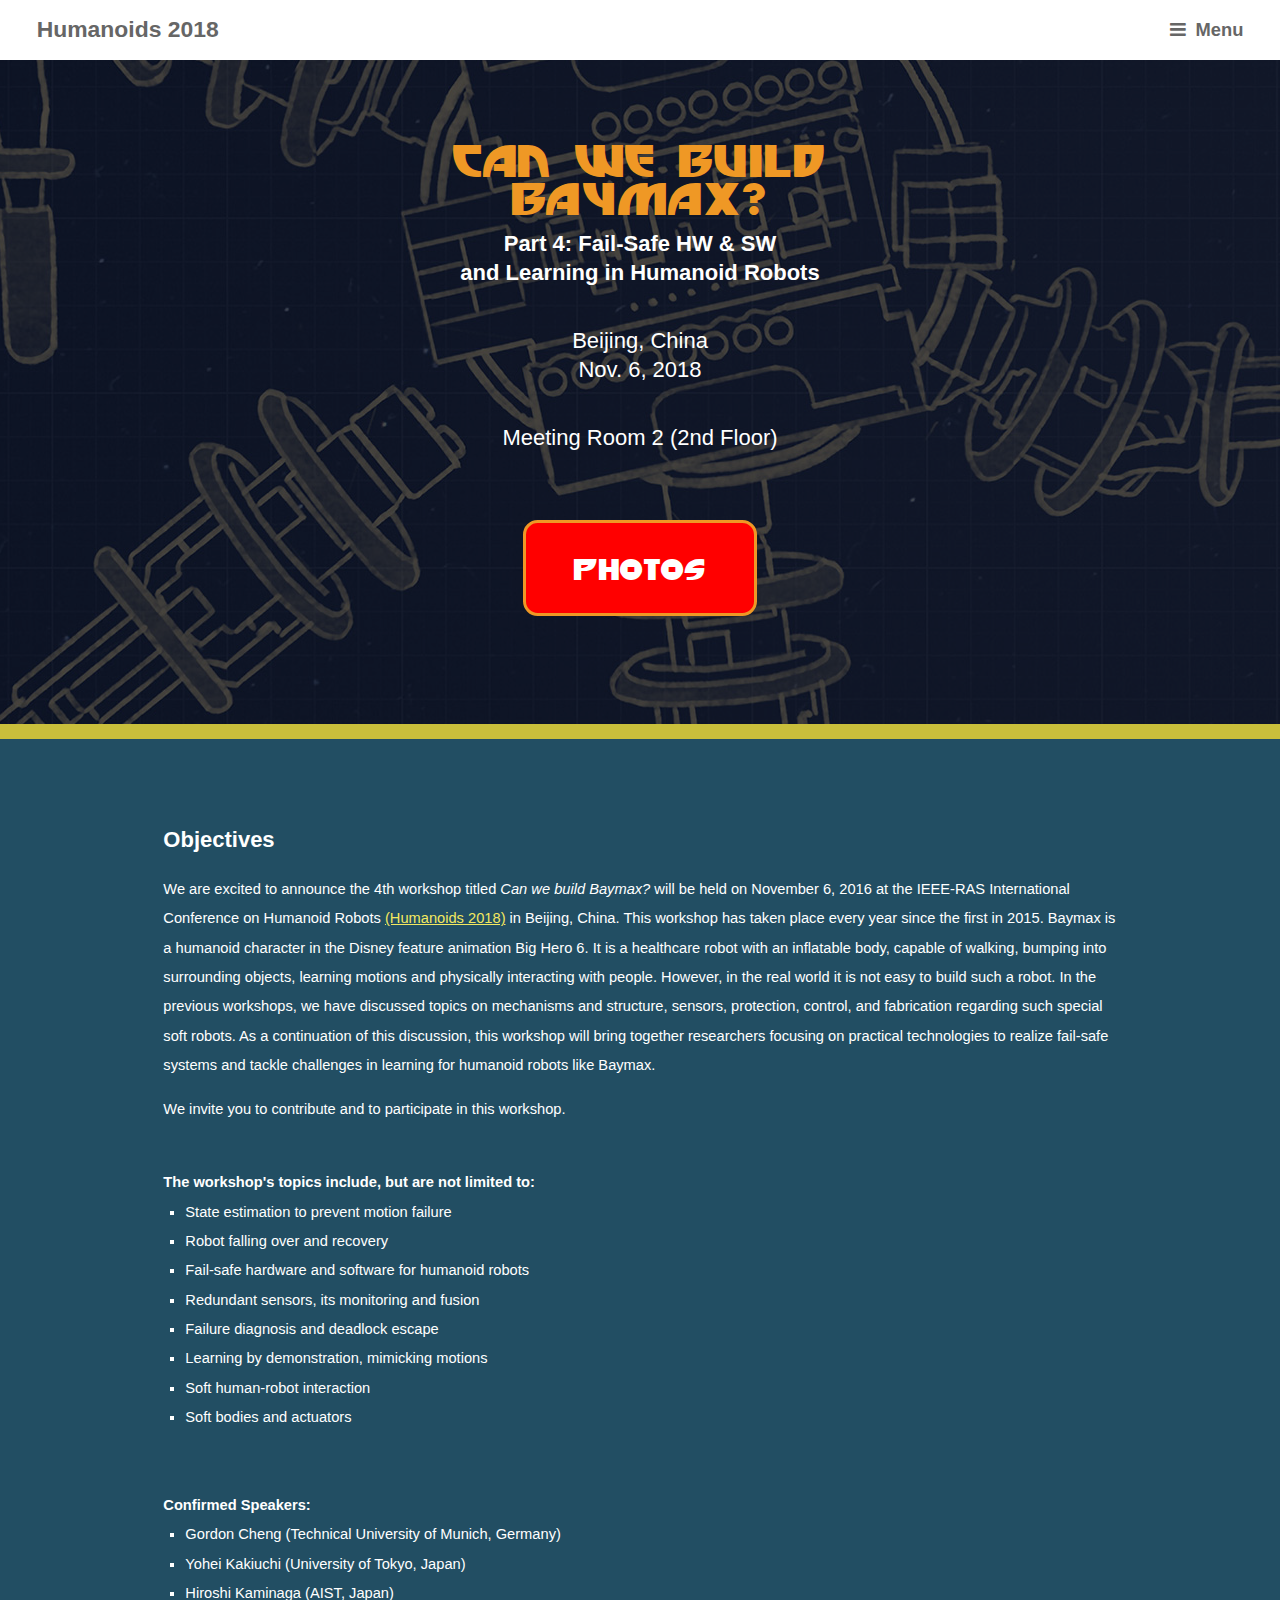
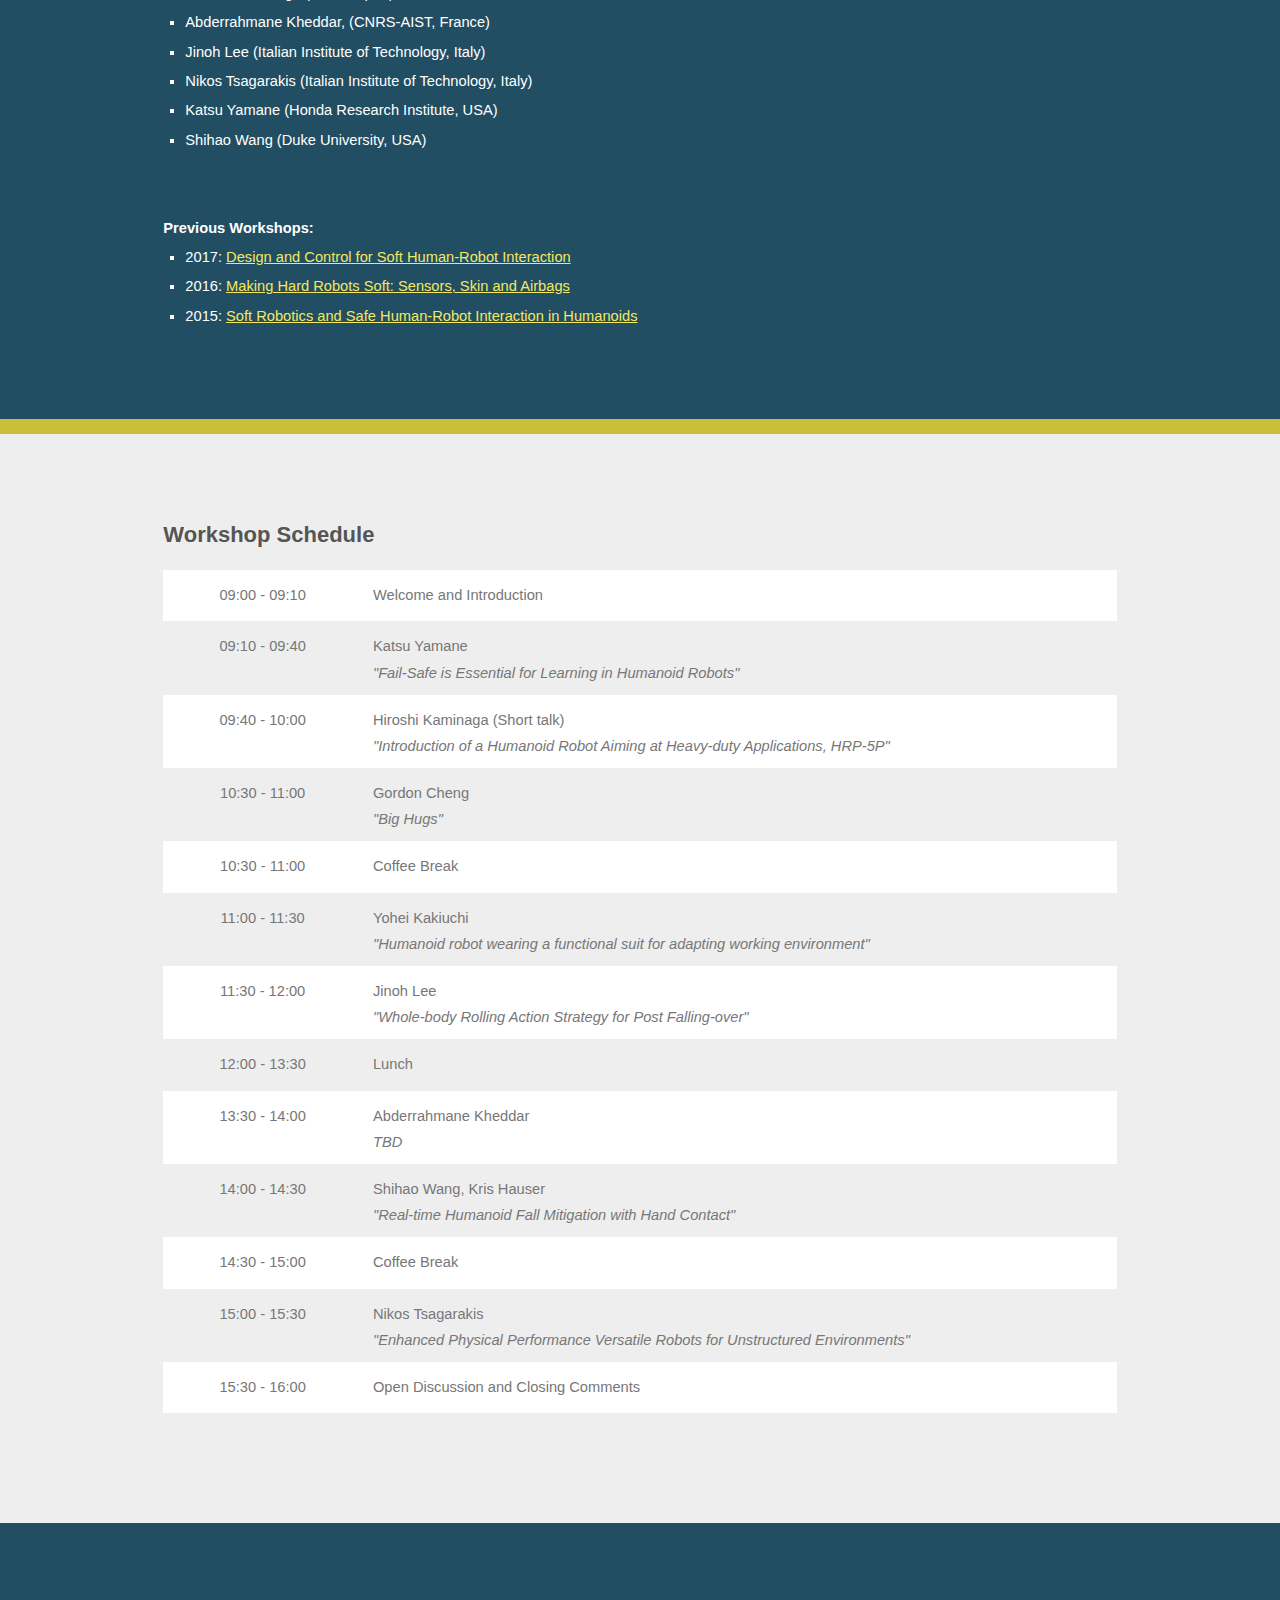
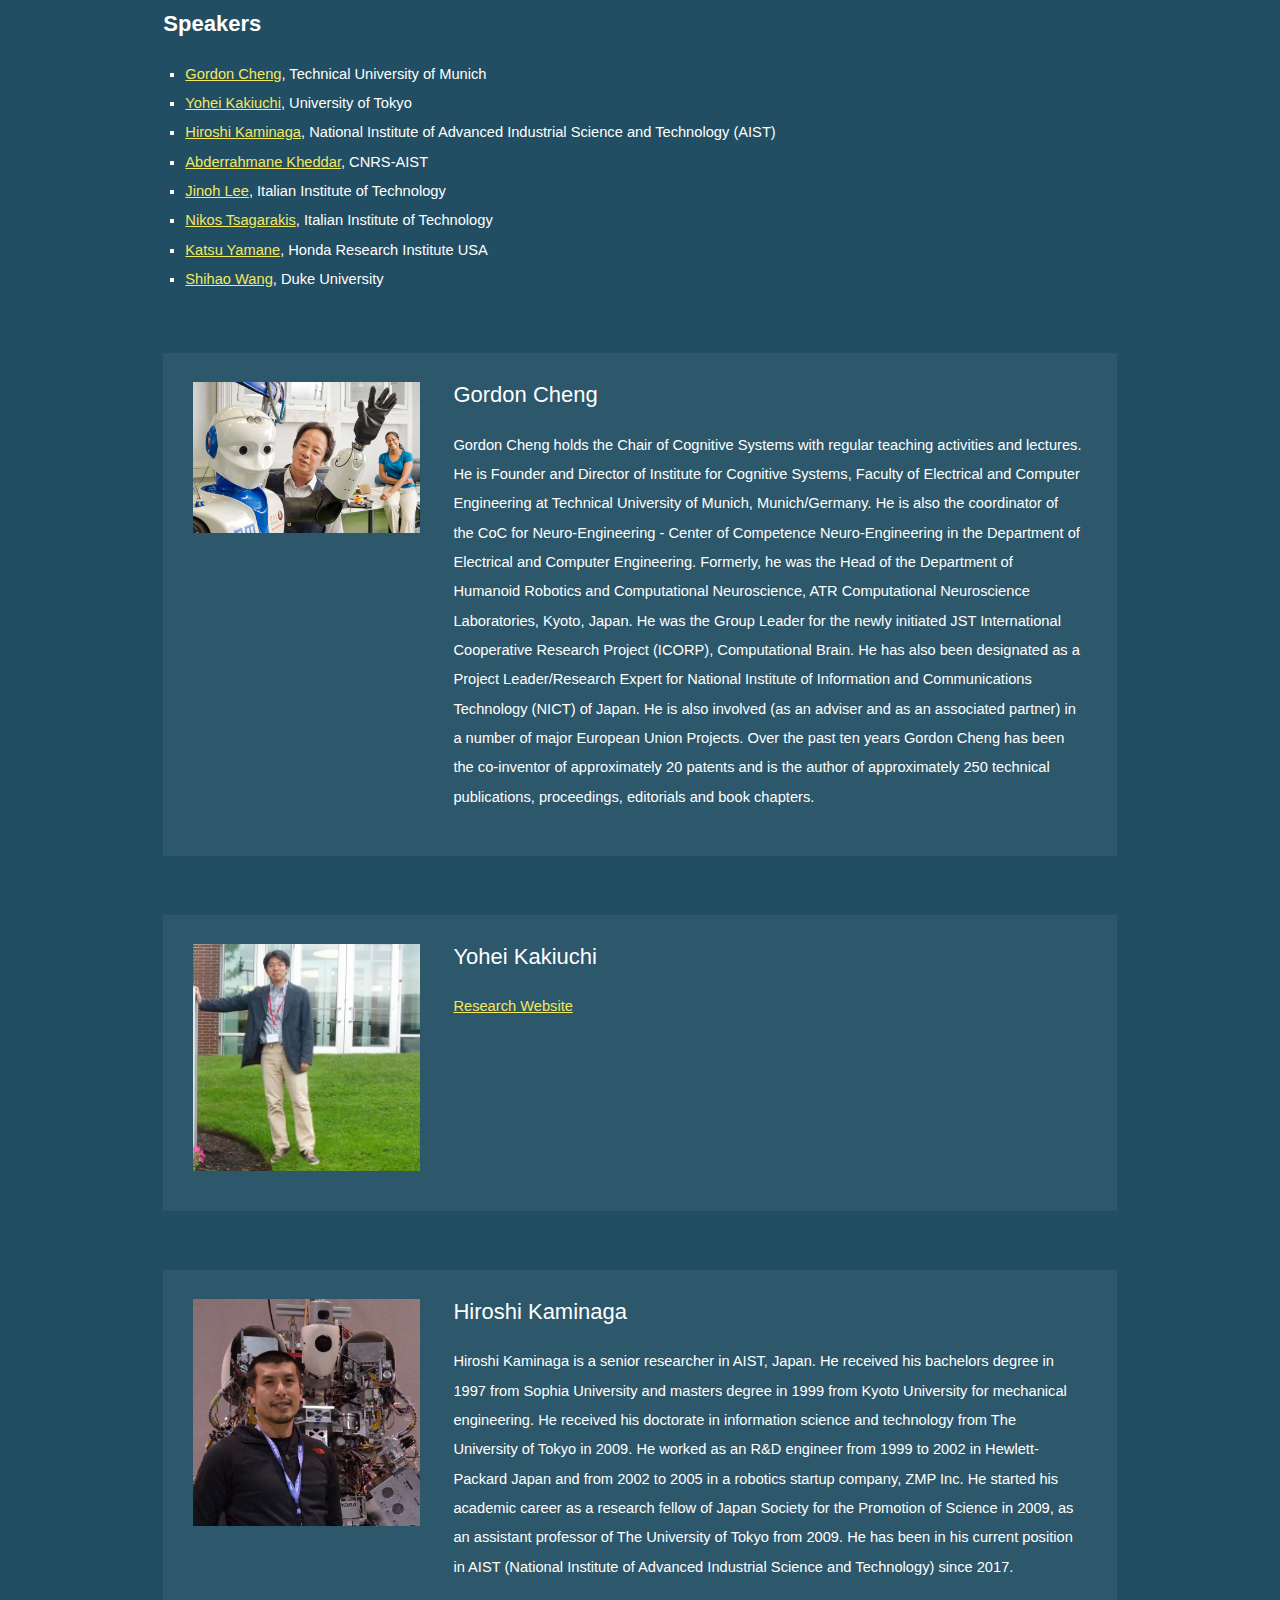
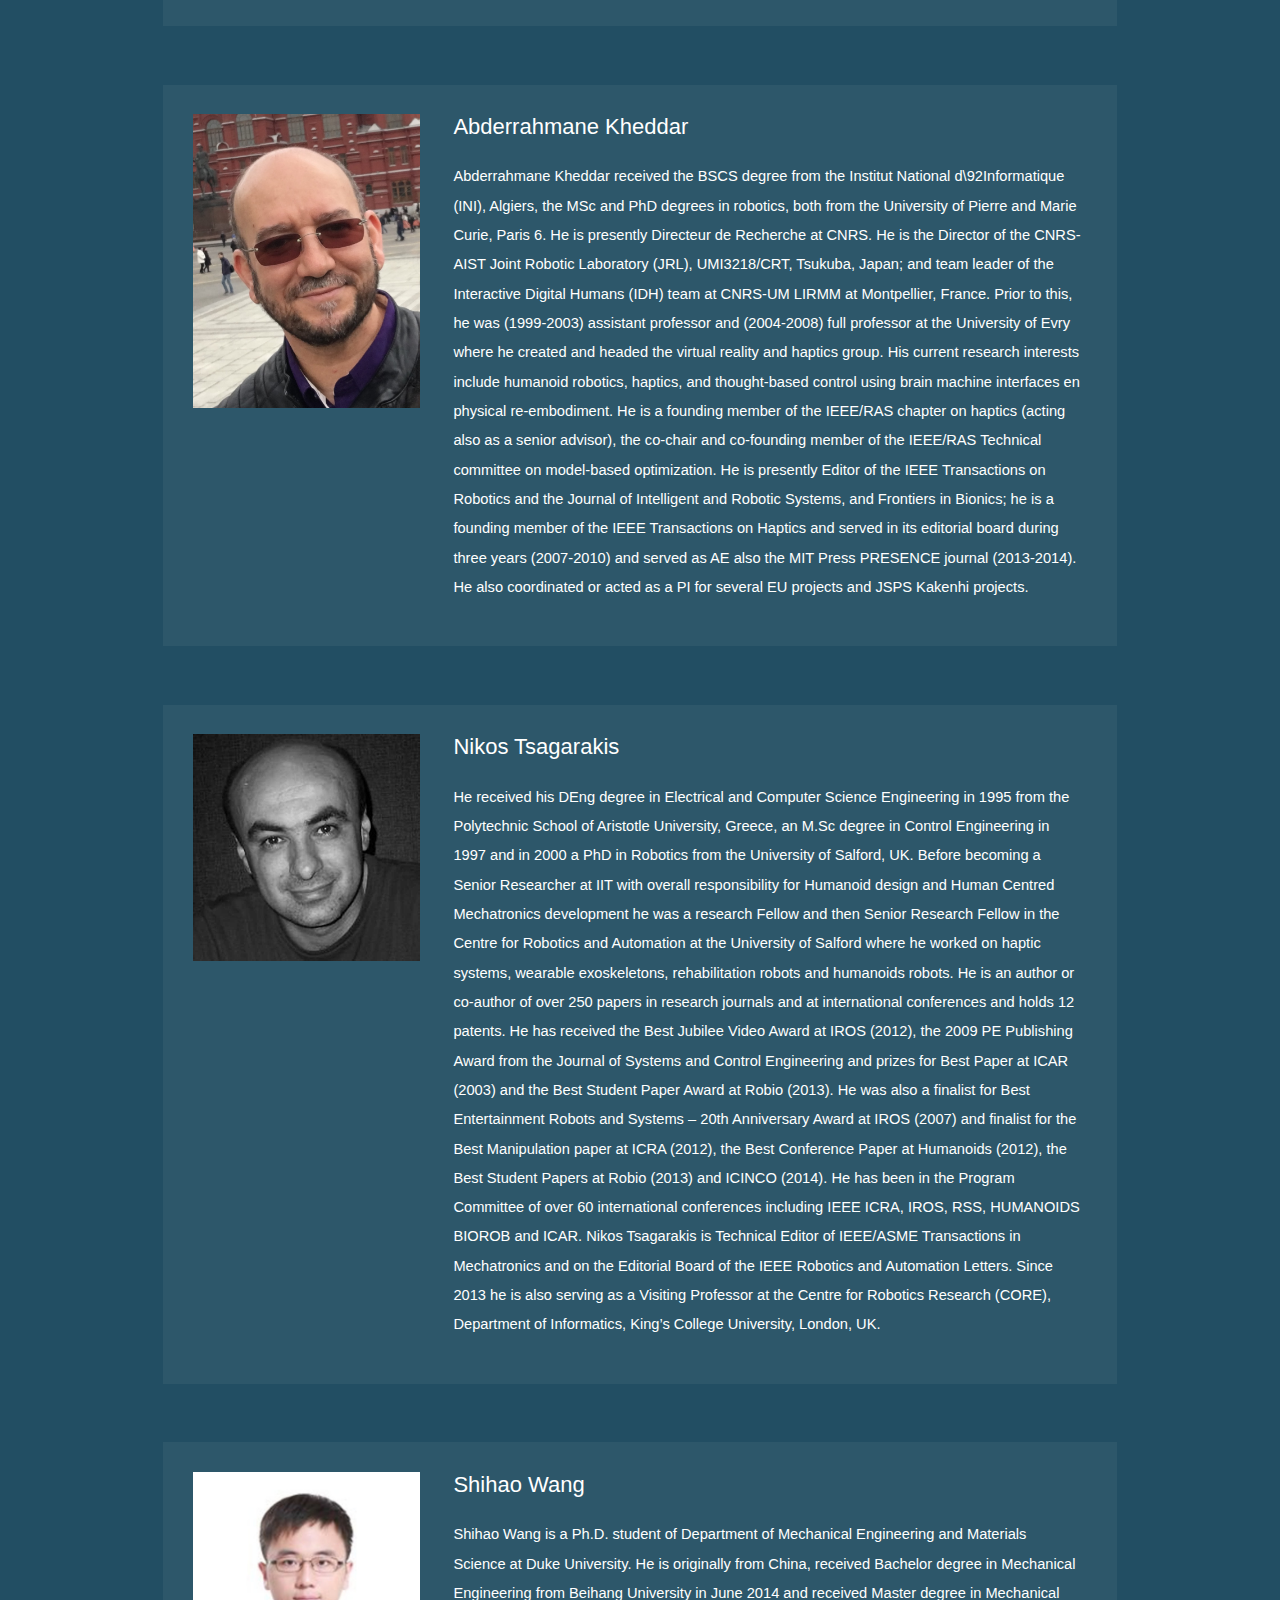
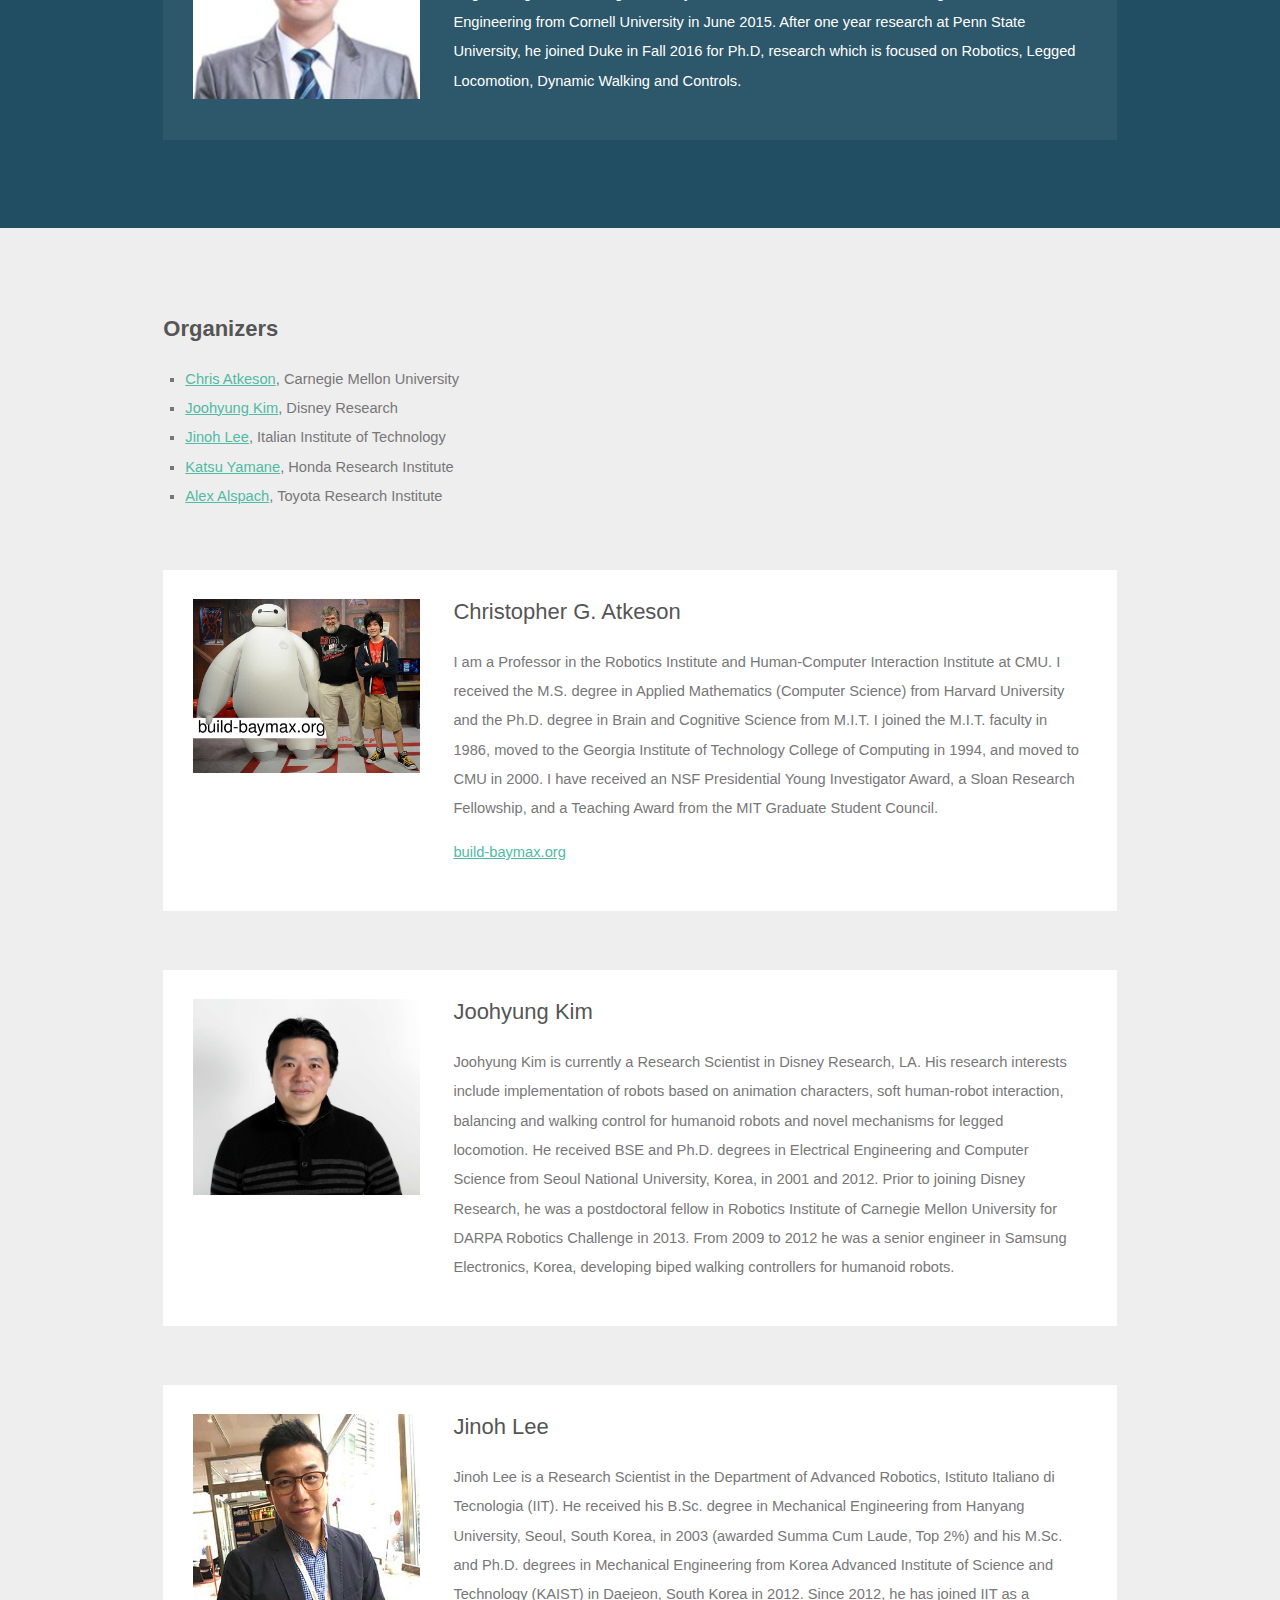
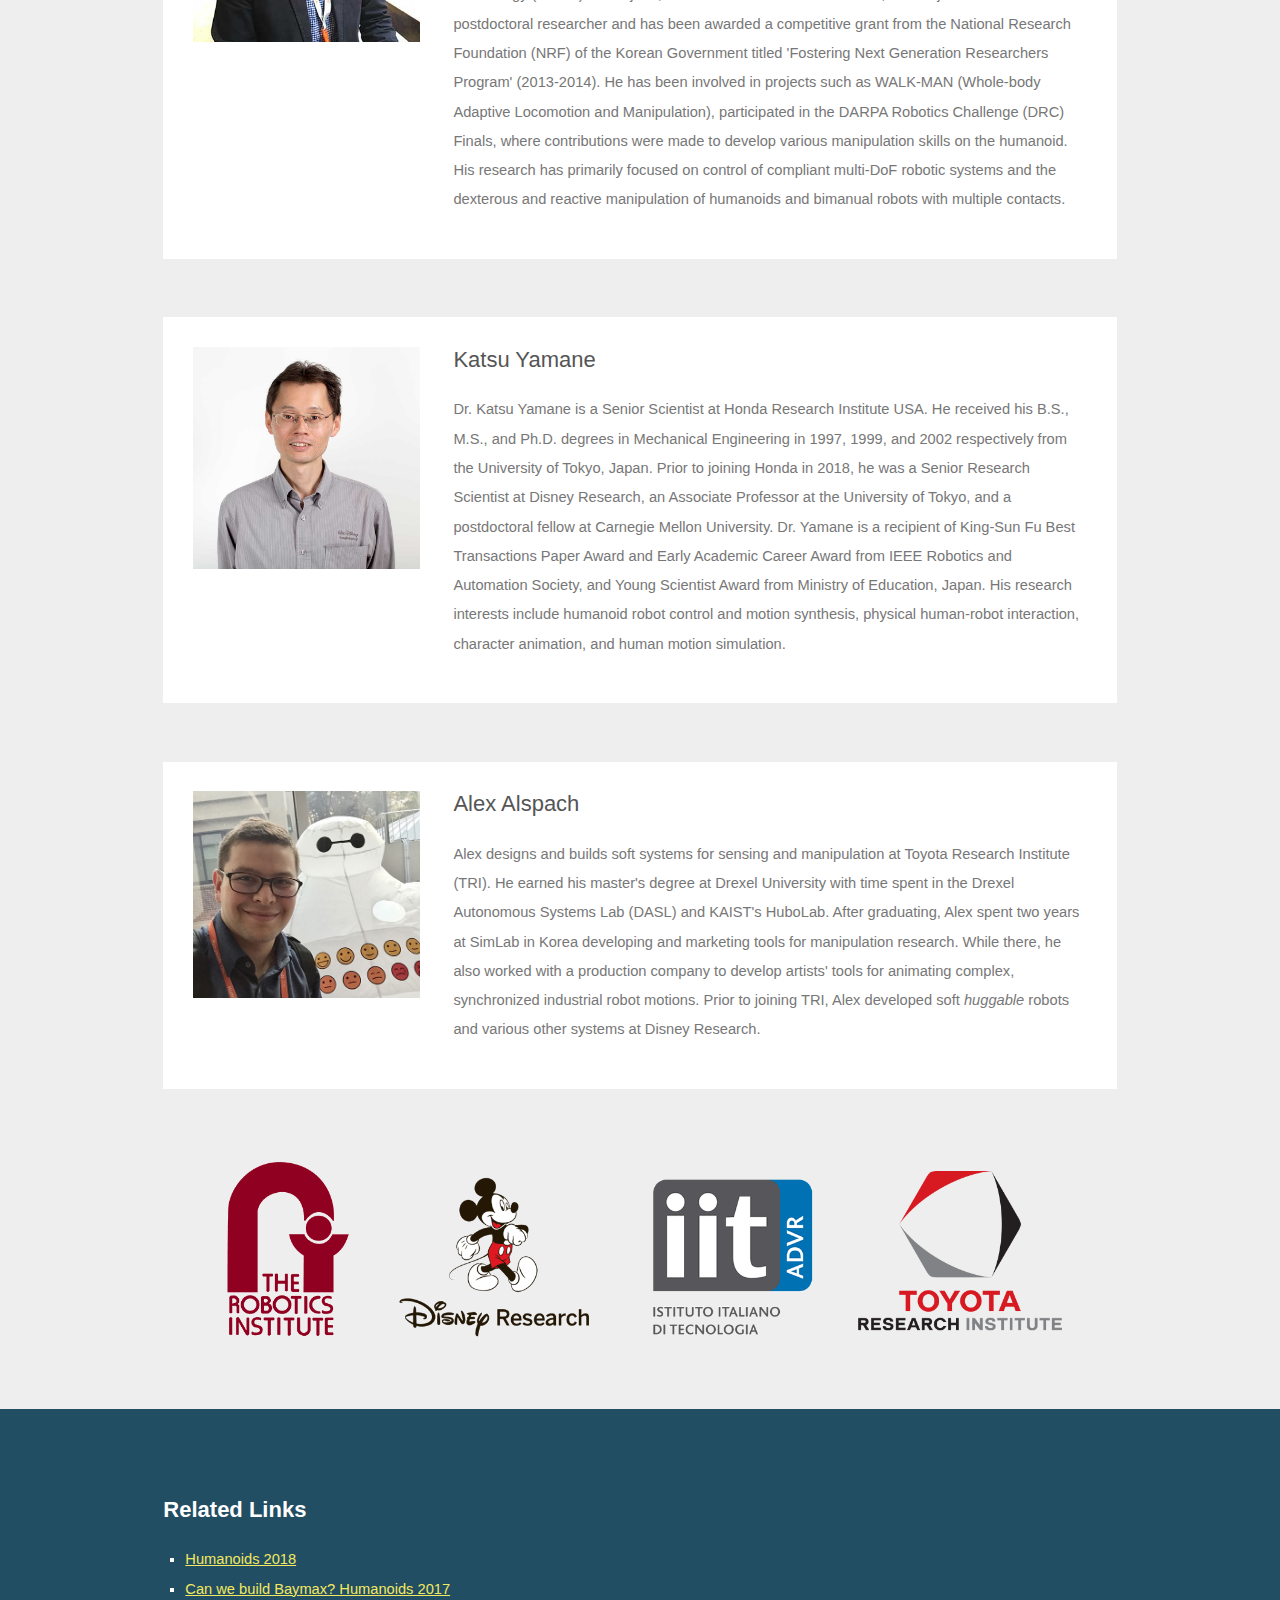
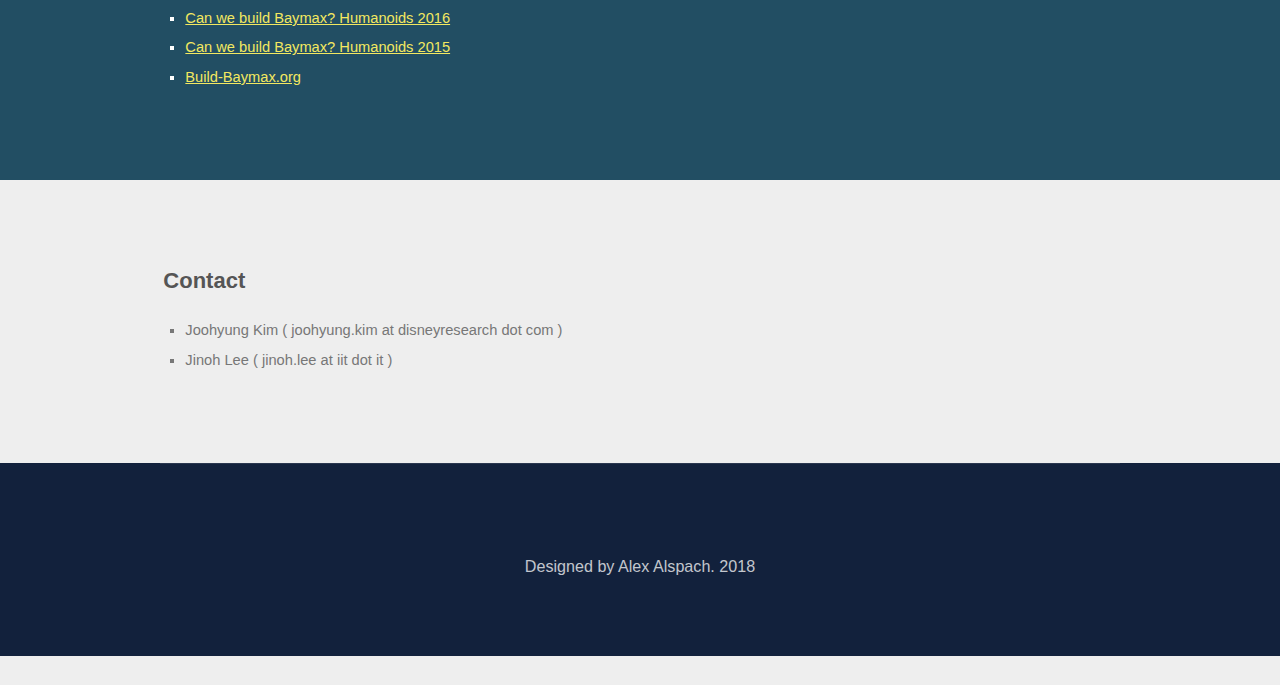
<file: humanoids2018/index.html>
<!DOCTYPE HTML>
<!--
	Retrospect by TEMPLATED
	templated.co @templatedco
	Released for free under the Creative Commons Attribution 3.0 license (templated.co/license)
-->

<html>
	<head>

		<!-- realfavicongenerator.net -->
		<link rel="apple-touch-icon" sizes="180x180" href="images/favicons/green/apple-touch-icon.png">
		<link rel="icon" type="image/png" sizes="32x32" href="images/favicons/green/favicon-32x32.png">
		<link rel="icon" type="image/png" sizes="16x16" href="images/favicons/green/favicon-16x16.png">
		<link rel="manifest" href="images/favicons/green/site.webmanifest">
		<link rel="mask-icon" href="images/favicons/green/safari-pinned-tab.svg" color="#0f1524">
		<link rel="shortcut icon" href="images/favicons/green/favicon.ico">
		<meta name="apple-mobile-web-app-title" content="CWBB? 2018">
		<meta name="application-name" content="CWBB? 2018">
		<meta name="msapplication-TileColor" content="#da532c">
		<meta name="msapplication-config" content="images/favicons/green/browserconfig.xml">
		<meta name="theme-color" content="#ffffff">



		<title>Can we build Baymax? Humanoids 2018</title>
		<meta charset="utf-8" />
		<meta name="viewport" content="width=device-width, initial-scale=1" />
		<!--[if lte IE 8]><script src="assets/js/ie/html5shiv.js"></script><![endif]-->
		<!-- <link rel="stylesheet" href="assets/css/main_orig.css" /> -->
		<link rel="stylesheet" href="assets/css/main_orig.css" />
		<link rel="stylesheet" href="assets/css/override.css" />
		<link rel="stylesheet" href="assets/css/photos.css">
		<!--[if lte IE 8]><link rel="stylesheet" href="assets/css/ie8.css" /><![endif]-->
		<!--[if lte IE 9]><link rel="stylesheet" href="assets/css/ie9.css" /><![endif]-->

		<!-- for facebook -->
		<meta property="og:url"                content="http://www.cs.cmu.edu/~cga/humanoids18workshop/" />
		<meta property="og:type"               content="article" />
		<meta property="og:title"              content="Can we build Baymax? Humanoids 2018" />
		<meta property="og:description"        content="We are excited to announce that the full-day workshop 'Can We Build Baymax? Part 4. Fail-Safe HW & SW and Learning in Humanoid Robots' will be held on November 6, 2018 at IEEE-RAS International Conference on Humanoid Robots (Humanoids 2018) in Beijing, China. We invite you to contribute and to participate in this workshop."/>
		<meta property="og:image"              content="images/facebook/banner.jpg" />




	</head>
	<body class="landing">

		<!-- Header -->
			<header id="header" class="alt">
				<!--<div class="bighero-font"><a href="index.html">Humanoids2017</a></div>-->
				<h1><a href="#top">Humanoids 2018</a></h1>
				<!--<a href="index.html" class="position: absolute; display: inline-block; left: 1.25em; margin: 0; padding: 0;">Humanoids2017</a> -->
				<a href="#nav">Menu</a>
			</header>

		<!-- Nav -->
			<nav id="nav">
				<ul class="links">
					<li><a href="#top">Top</a></li>
					<!-- <li><a href="#call">Call for Contributions</a></li>-->
					<li><a href="#objectives">Objectives</a></li> 
					<li><a href="#schedule">Schedule</a></li>
					<li><a href="#speakers">Speakers</a></li>
					<li><a href="#organizers">Organizers</a></li>
					<li><a href="#links">Related Links</a></li>
					<li><a href="#contact">Contact</a></li>
					<li><a href="photos.html">Photos</a></li>
					
				</ul>
			</nav>

		<!-- Banner -->
		<span class="anchor" id="top"></span>
			<section id="banner">
				<!--<i class="icon fa-diamond"></i>-->
				<div id="WSTitle">
					<div class="bighero-font">Can we build</div>
					<div class="bighero-font">Baymax?</div>
				</div>
				<p><strong>Part 4: Fail-Safe HW & SW<br>and Learning in Humanoid Robots</strong></p>						
				<p>Beijing, China
				<br>Nov. 6, 2018</p> 
				
				<p>Meeting Room 2 (2nd Floor)</p> 

				
				<br>
				<ul class="actions">
					<li><a href="photos.html" class="button big special bighero-font">Photos</a></li>
				</ul>
				


			<!-- <div id="baymax"><img style="height: 100%;" src="images/baymax/baymax.png" /></div> -->


			</section>





		<div id="redbar"></div>
		<!--<span class="anchor" id="call"></span>-->
		<span class="anchor" id="objectives"></span>
		<section id="one" class="wrapper style2">

			<div class="inner">
				<h2><strong>Objectives</strong></h2>
				<!--<h2><strong>Call For Contributions</strong></h2>-->
				<p>We are excited to announce the 4th workshop titled <i>Can we build Baymax?</i> will be held on November 6, 2016 at the IEEE-RAS International Conference on Humanoid Robots <a target="_blank" href="http://humanoids2018.csp.escience.cn/">(Humanoids 2018)</a> in Beijing, China. This workshop has taken place every year since the first in 2015. Baymax is a humanoid character in the Disney feature animation Big Hero 6. It is a healthcare robot with an inflatable body, capable of walking, bumping into surrounding objects, learning motions and physically interacting with people. However, in the real world it is not easy to build such a robot. In the previous workshops, we have discussed topics on mechanisms and structure, sensors, protection, control, and fabrication regarding such special soft robots. As a continuation of this discussion, this workshop will bring together researchers focusing on practical technologies to realize fail-safe systems and tackle challenges in learning for humanoid robots like Baymax. </p>


				<p>We invite you to contribute and to participate in this workshop.</p>

				<br>
 
				<strong>The workshop's topics include, but are not limited to:</strong>
				<ul>
					<li>State estimation to prevent motion failure</li>
					<li>Robot falling over and recovery</li>
					<li>Fail-safe hardware and software for humanoid robots</li>
					<li>Redundant sensors, its monitoring and fusion</li>
					<li>Failure diagnosis and deadlock escape</li>
					<li>Learning by demonstration, mimicking motions</li>
					<li>Soft human-robot interaction</li>
					<li>Soft bodies and actuators</li>
				</ul>

				<br>

				<strong>Confirmed Speakers:</strong>
				<ul>
					<li>Gordon Cheng (Technical University of Munich, Germany)</li> 
					<li>Yohei Kakiuchi (University of Tokyo, Japan)</li>
					<li>Hiroshi Kaminaga (AIST, Japan)</li>
					<li>Abderrahmane Kheddar, (CNRS-AIST, France)</li>
					<!--<li>Joohyung Kim (Disney Research Los Angeles, USA)</li> -->
					<li>Jinoh Lee (Italian Institute of Technology, Italy)</li>
					<li>Nikos Tsagarakis (Italian Institute of Technology, Italy)</li>
					<li>Katsu Yamane (Honda Research Institute, USA)</li> 
					<li>Shihao Wang (Duke University, USA)</li>
				</ul>
<!--
				<strong>Tentative Speakers:</strong>
				<ul>
					<li>Alex Alspach (Toyota Research Institute, USA)</li>					<li>Christopher Atkeson (Carnegie Melon University, USA)</li>
					<li>Hiroshi Kaminaga (AIST, Japan)</li>
					<li>Abderrahmane Kheddar (CNRS-AIST Joint Robotics Laboratory, France)</li>					
				</ul>		

-->				<br>		

				<strong>Previous Workshops:</strong>
				<ul>
					
					<li>2017: <a target="_blank" href="http://www.cs.cmu.edu/~cga/humanoids17workshop/ ">Design and Control for Soft Human-Robot Interaction</a></li>

					<li>2016: <a target="_blank" href="http://www.cs.cmu.edu/~cga/humanoids16workshop/ ">Making Hard Robots Soft: Sensors, Skin and Airbags</a></li>
					
					<li>2015: <a target="_blank" href="http://www.cs.cmu.edu/~cga/humanoids15workshop/">Soft Robotics and Safe Human-Robot Interaction in Humanoids</a></li>
					
				</ul>

<!--				

				<br>

				<h2><strong>Contributions:</strong></h2>

				<p>The workshop will gladly host contributions to the workshop including short talks, posters, or any others proposed.</p>
-->
				<!--
				<h2><strong>Abstract Submission</strong></h2>

				<p>The workshop will host a session of short talks. The presenters in this session will give 15 minute talks.</p>
 
 				<br>

				<strong>Important dates:</strong>
				<ul>	
					<li>October 7, 2018: Submissions due</li>

					<li>October 8, 2018: Acceptance notification</li>

					<li>October 12, 2018: Short Talk Session Notification</li>

					<li><font color="red">November XX, 2018:</font> Short Talk Session Deadline Extended!
					
					<li>November 6, 2018: Workshop</li>
				</ul>

				-->
				
<!--
				<p>To participate, please submit an abstract (1-2 pages, double-column, PDF) via email to <br>
					Joohyung Kim ( joohyung.kim at disneyresearch dot com ) or <br>
					Jinoh Lee ( jinoh.lee at iit dot it )</p>

				<br>

				<p>Submission templates: <br>
				<a target="_blank" href="http://ras.papercept.net/conferences/support/tex.php">LaTeX</a>, <a target="_blank" href="http://ras.papercept.net/conferences/support/word.php">MS Word</a></p>
-->
				
			</div>
		</section>

		<div id="redbar"></div>


		









		<!-- One -->
		<!--
		<span class="anchor" id="objectives"></span>
		<section id="one" class="wrapper style1">
			<div class="inner">

				<h2><strong>Objectives</strong></h2>

				<p>We are excited to announce the 4th workshop titled <strong>Can we build Baymax?</strong> will be held on November 6, 2016 at the IEEE-RAS International Conference on Humanoid Robots (<a target="_blank" href="http://humanoids2018.csp.escience.cn/">Humanoids 2018</a>) in Beijing, China. This workshop has taken place every year since the first in 2015. Baymax is a humanoid character in the Disney feature animation Big Hero 6. It is a healthcare robot with an inflatable body, capable of walking, bumping into surrounding objects, learning motions and physically interacting with people. However, in the real world it is not easy to build such a robot. In the previous workshops, we have discussed topics on mechanisms and structure, sensors, protection, control, and fabrication regarding such special soft robots. As a continuation of this discussion, this workshop will bring together researchers focusing on practical technologies to realize fail-safe systems and tackle challenges in learning for humanoid robots like Baymax. </p>

				<br>
 
				<strong>The workshop's topics include, but are not limited to:</strong>
				<ul>
					<li>State estimation to prevent motion failure</li>
					<li>Robot falling over and recovery</li>
					<li>Fail-safe hardware and software for humanoid robots</li>
					<li>Redundant sensors, its monitoring and fusion</li>
					<li>Failure diagnosis and deadlock escape</li>
					<li>Learning by demonstration, mimicking motions</li>
					<li>Soft human-robot interaction</li>
					<li>Soft bodies and actuators</li>
				</ul>





				
			</div>
		</section>
		-->




		<!-- Two -->
		<span class="anchor" id="schedule"></span>
		<section id="two" class="wrapper style1">
			<div class="inner">

				<h2><strong>Workshop Schedule</strong></h2>
				



				<table class="schedule" width="100%" border="0" cellspacing="0" cellpadding="0">
					<tbody>

						<tr>
							<td class="sched_time">09:00 - 09:10</td>
							<td class="sched_speaker">Welcome and Introduction</td>
						</tr>

						<tr>
							<td class="sched_time">09:10 - 09:40</td>
							<td class="sched_speaker">Katsu Yamane
								<div class="talk-title">"Fail-Safe is Essential for Learning in Humanoid Robots"</div>
		
							  	<!--
							  	<div class="text-content short-text">
	        					Abstract
	    						</div>
							    <div class="show-more">
							        <a href="#">Abstract</a>
							    </div>
							    -->

							</td>
						</tr>

						<tr>
							<td class="sched_time">09:40 - 10:00</td>
							<td class="sched_speaker">Hiroshi Kaminaga (Short talk)
								<div class="talk-title">"Introduction of a Humanoid Robot Aiming at Heavy-duty Applications, HRP-5P"</div>
						</tr>

						<tr>
							<td class="sched_time">10:30 - 11:00</td>
							<td class="sched_speaker">Gordon Cheng
								<div class="talk-title">"Big Hugs"</div>
								
								<!--
							  	<div class="text-content short-text">
	        					Abstract
	    						</div>
							    <div class="show-more">
							        <a href="#">Abstract</a>
							    </div>
							    -->
								
							</td>
						</tr>

						<tr>
							<td class="sched_time">10:30 - 11:00</td>
							<td class="sched_speaker">Coffee Break</td>
						</tr>

						<tr>
							<td class="sched_time">11:00 - 11:30</td>
							<td class="sched_speaker">Yohei Kakiuchi
								<div class="talk-title">"Humanoid robot wearing a functional suit for adapting working environment"</div>
								
								<!--
							  	<div class="text-content short-text">
	        					In this presentation, we will focus on three major areas (Design, Sensing, and Control) where we have made significant improvement for the performance of soft robots like Baymax. In particular we will present how we are optimizing soft robot link configuration to enable large-scale soft walking robots. We will also present on how we have overcome challenges in calibrating sensors and implementing joint sensing for soft robots. In terms of control, we will show three different approaches to improving soft robot control. The first focuses on making the right approximations when linearizing very nonlinear robot models, the second approach relates to learning the nonlinear dynamics and performing control using learned models, and finally we will show how by using parallelization on a GPU, we can perform long time horizon, high bandwidth, model predictive control for soft robots. We will also present initial experiments with the Baxter robot that estimates human intention and responds during a joint manipulation task. This work with a more rigid robot is preliminary to attempting to tie together many of the components of our past work to enable large-scale soft robots to also collaborate effectively with humans. 
	    						</div>
							    <div class="show-more">
							        <a href="#">Summary</a>
							    </div>
							    -->
								
								
							</td>
						</tr>



						<tr>
							<td class="sched_time">11:30 - 12:00</td>
							<td class="sched_speaker">Jinoh Lee
								<div class="talk-title">"Whole-body Rolling Action Strategy for Post Falling-over"</div>
								
								<!--
							  	<div class="text-content short-text">
	        					Abstract
	    						</div>
							    <div class="show-more">
							        <a href="#">Abstract</a>
							    </div>
								-->
								
							</td>
						</tr>

						<tr>
							<td class="sched_time">12:00 - 13:30</td>
							<td class="sched_speaker">Lunch</td>
						</tr>

						<tr>
							<td class="sched_time">13:30 - 14:00</td>
							<td class="sched_speaker">Abderrahmane Kheddar
								<div class="talk-title">TBD
								</div>
								
								<!--
							  	<div class="text-content short-text">
	        					Abstract
	    						</div>
							    <div class="show-more">
							        <a href="#">Abstract</a>
							    </div>
								-->
								
							</td>
						</tr>

						<tr>
							<td class="sched_time">14:00 - 14:30</td>
							<td class="sched_speaker">Shihao Wang, Kris Hauser
								<div class="talk-title">"Real-time Humanoid Fall Mitigation with Hand Contact"
								</div>								
								<!--
							  	<div class="text-content short-text">
	        					Abstract
	    						</div>
							    <div class="show-more">
							        <a href="#">Abstract</a>
							    </div>
								-->
								
							</td>
						</tr>

						<tr>
							<td class="sched_time">14:30 - 15:00</td>
							<td class="sched_speaker">Coffee Break</td>
						</tr>

						<tr>
							<td class="sched_time">15:00 - 15:30</td>
							<td class="sched_speaker">Nikos Tsagarakis
								<div class="talk-title">"Enhanced Physical Performance Versatile Robots for Unstructured Environments"
								</div>
								
								<!--
							  	<div class="text-content short-text">
	        					Abstract text here
	    						</div>
							    <div class="show-more">
							        <a href="#">Abstract</a>
							    </div>
								-->

							</td>
						</tr>

						<!--
<tr>
							<td class="sched_time">15:30 - 16:00</td>
							<td class="sched_speaker">Joohyung Kim
								<div class="talk-title">TBD
								</div> 								
								
							  	<div class="text-content short-text">
	        					Abstract
	    						</div>
							    <div class="show-more">
							        <a href="#">Abstract</a>
							    </div>
																
							</td>

					
						<tr>
							<td class="sched_time">16:30 ??17:00</td>
							<td class="sched_speaker">Poster Session</td>
						</tr>
					-->

						<tr>
							<td class="sched_time">15:30 - 16:00</td>
							<td class="sched_speaker">Open Discussion and Closing Comments
							</td>
						</tr>
<tr><td></td><td></td></tr>
						
					</tbody>
					
				</table>



			</div>
		</section>		

		<!-- Three -->
		<span class="anchor" id="speakers"></span>
		<section id="three" class="wrapper style2">
			<div class="inner">

				<h2><strong>Speakers</strong></h2>


				<ul>
					<!--<li><a href="#org_alspach">Alex Alspach</a>, Toyota Research Institute</li>
					<li><a href="#org_atkeson">Chris Atkeson</a>, Carnegie Mellon University</li>-->
					<li><a href="#org_cheng">Gordon Cheng</a>, Technical University of Munich</li>
					<!--<li><a href="#org_haddadin">Sami Haddadin</a>, Leibniz University of Hanover</li>
					<li><a href="#org_ikemoto">Shuhei Ikemoto</a>, Osaka University</li>-->

					<li><a href="#org_kakiuchi">Yohei Kakiuchi</a>, University of Tokyo</li>
					<li><a href="#org_kaminaga">Hiroshi Kaminaga</a>, National Institute of Advanced Industrial Science and Technology (AIST)</li>
					<li><a href="#org_kheddar">Abderrahmane Kheddar</a>, CNRS-AIST</li>
					<!--<li><a href="#org_kim">Joohyung Kim</a>, Disney Research</li>-->
					<!--<li>Sang-bae Kim, Massachusetts Institute of Technology</li>-->
					<!--<li>Yong-Lae Park, Seoul National University</li>-->
					<!--
					<li><a href="#org_sbkim">Sang-bae Kim</a>, Massachusetts Institute of Technology</li>
					<li><a href="#org_ylpark">Yong-Lae Park</a>, Seoul National University</li>
					-->
					
					<li><a href="#org_lee">Jinoh Lee</a>, Italian Institute of Technology</li>			
					<li><a href="#org_tsagarakis">Nikos Tsagarakis</a>, Italian Institute of Technology</li>
					<li><a href="#org_yamane">Katsu Yamane</a>, Honda Research Institute USA</li>

					<!--<li><a href="#org_ugurlu">Barkan Ugurlu</a>, Ozyegin University</li>
					<li><a href="#org_vanderborght">Bram Vanderborght</a>, Vrije Universiteit Brussel</li>-->
					<li><a href="#org_wang">Shihao Wang</a>, Duke University</li>

</ul>

				<br>


				<span class="anchor2" id="org_cheng"></span>
				<article class="feature left">
					<span class="image"><img src="images/speakers/web/Cheng_Gordon.jpg" alt="" /></span>
					<div class="content">

						<h2>Gordon Cheng</h2>

						<!-- <h3>9:00 - 9:45</h3> -->
						<!-- <h2>Gordon Cheng<br>
						Design of a Soft Upper Body Robot for Physical Human-Robot Interaction</h2> -->

						<p>Gordon Cheng holds the Chair of Cognitive Systems with regular teaching activities and lectures. He is Founder and Director of Institute for Cognitive Systems, Faculty of Electrical and Computer Engineering at Technical University of Munich, Munich/Germany. He is also the coordinator of the CoC for Neuro-Engineering - Center of Competence Neuro-Engineering in the Department of Electrical and Computer Engineering.
						
Formerly, he was the Head of the Department of Humanoid Robotics and Computational Neuroscience, ATR Computational Neuroscience Laboratories, Kyoto, Japan. He was the Group Leader for the newly initiated JST International Cooperative Research Project (ICORP), Computational Brain. He has also been designated as a Project Leader/Research Expert for National Institute of Information and Communications Technology (NICT) of Japan. He is also involved (as an adviser and as an associated partner) in a number of major European Union Projects.

Over the past ten years Gordon Cheng has been the co-inventor of approximately 20 patents and is the author of approximately 250 technical publications, proceedings, editorials and book chapters.</p>

					</div>
				</article>		

	

				<span class="anchor2" id="org_kakiuchi"></span>
				<article class="feature left">
					<span class="image object-fit_contain"><img src="images/speakers/web/Kakiuchi_Yohei.png" alt="" /></span>
					<div class="content">

						<h2>Yohei Kakiuchi</h2>

<p><a a target="_blank" href="http://www.jsk.t.u-tokyo.ac.jp/~youhei/">Research Website</a></p>


					</div>
				</article>	
	
								
				<span class="anchor2" id="org_kaminaga"></span>
				<article class="feature left">
					<span class="image object-fit_contain"><img src="images/speakers/web/Kaminaga_Hiroshi.jpg" alt="" /></span>
					<div class="content">

						<h2>Hiroshi Kaminaga</h2>

						<p>Hiroshi Kaminaga is a senior researcher in AIST, Japan.  He received his bachelors degree in 1997 from Sophia University and masters degree in 1999 from Kyoto University  for mechanical engineering.  He received his doctorate in information science and technology from The University of Tokyo in 2009.  He worked as an R&D engineer from 1999 to 2002 in Hewlett-Packard Japan and from 2002 to 2005 in a robotics startup company, ZMP Inc.  He started his academic career as a research fellow of Japan Society for the Promotion of Science in 2009, as an assistant professor of The University of Tokyo from 2009.  He has been in his current position in AIST (National Institute of Advanced Industrial Science and Technology) since 2017.</p>

					</div>
				</article>	
					


				<span class="anchor2" id="org_kheddar"></span>
				<article class="feature left">
					<span class="image object-fit_contain"><img src="images/speakers/web/Kheddar_Abderrahmane.jpg" alt="" /></span>
					<div class="content">

						<h2>Abderrahmane Kheddar</h2>

						<p>Abderrahmane Kheddar received the BSCS degree from the Institut National d\92Informatique (INI), Algiers, the MSc and PhD degrees in robotics, both from the University of Pierre and Marie Curie, Paris 6. He is presently Directeur de Recherche at CNRS. He is the Director of the CNRS-AIST Joint Robotic Laboratory (JRL), UMI3218/CRT, Tsukuba, Japan; and team leader of the Interactive Digital Humans (IDH) team at CNRS-UM LIRMM at Montpellier, France. Prior to this, he was (1999-2003) assistant professor and (2004-2008) full professor at the University of Evry where he created and headed the virtual reality and haptics group. His current research interests include humanoid robotics, haptics, and thought-based control using brain machine interfaces en physical re-embodiment. He is a founding member of the IEEE/RAS chapter on haptics (acting also as a senior advisor), the co-chair and co-founding member of the IEEE/RAS Technical committee on model-based optimization. He is presently Editor of the IEEE Transactions on Robotics and the Journal of Intelligent and Robotic Systems, and Frontiers in Bionics; he is a founding member of the IEEE Transactions on Haptics and served in its editorial board during three years (2007-2010) and served as AE also the MIT Press PRESENCE journal (2013-2014). He also coordinated or acted as a PI for several EU projects and JSPS Kakenhi projects.</p>

					</div>
				</article>

				
				<!--
				<span class="anchor2" id="org_killpack"></span>
				<article class="feature left">
					<span class="image object-fit_contain"><img src="images/speakers/web/Killpack_Marc.jpg" alt="" /></span>
					<div class="content">

						<h2>Marc Killpack</h2>

						<p>Marc Killpack is an assistant professor in the department of Mechanical Engineering at Brigham Young University (BYU) since 2013. His lab was awarded a NASA Early Career Faculty award which has funded their research on soft robots. His current research interests relate to improving modeling and control for robot manipulation in unstructured and dynamic environments. This includes applications to space exploration, search and rescue, disaster response and human-robot interaction. Marc completed his Ph.D. in Robotics from the Healthcare Robotics Lab (HRL) at the Georgia Institute of Technology. Prior to joining HRL, Marc completed Masters’ degrees in Mechanical Engineering in 2008 from both Georgia Tech and AM ParisTech (formerly ENSAM) in Metz, France. In 2007, Marc graduated with a Bachelor of Science in Mechanical Engineering from Brigham Young University.</p>

						<p><a a target="_blank" href="http://radlab.byu.edu/">Research Website
						</a></p>

					</div>
				</article>
				-->


				<!--
				<span class="anchor2" id="org_sbkim"></span>
				<article class="feature left">
					<span class="image object-fit_contain"><img src="images/speakers/web/xxx.jpg" alt="" /></span>
					<div class="content">

						<h2>Sang-bae Kim</h2>

						<p>xxx</p>

					</div>
				</article>	

				<span class="anchor2" id="org_ylpark"></span>
				<article class="feature left">
					<span class="image object-fit_contain"><img src="images/speakers/web/xxx.jpg" alt="" /></span>
					<div class="content">

						<h2>Yong-Lae Park</h2>

						<p>xxx</p>

					</div>
				</article>	
				-->

				<span class="anchor2" id="org_tsagarakis"></span>
				<article class="feature left">
					<span class="image object-fit_contain"><img src="images/speakers/web/Tsagarakis_Nikos.jpg" alt="" /></span>
					<div class="content">

						<h2>Nikos Tsagarakis</h2>

						<p>He received his DEng degree in Electrical and Computer Science Engineering in 1995 from the Polytechnic School of Aristotle University, Greece, an M.Sc degree in Control Engineering in 1997 and in 2000 a PhD in Robotics from the University of Salford, UK. Before becoming a Senior Researcher at IIT with overall responsibility for Humanoid design and Human Centred Mechatronics development he was a research Fellow and then Senior Research Fellow in the Centre for Robotics and Automation at the University of Salford where he worked on haptic systems, wearable exoskeletons, rehabilitation robots and humanoids robots. He is an author or co-author of over 250 papers in research journals and at international conferences and holds 12 patents. He has received the Best Jubilee Video Award at IROS (2012), the 2009 PE Publishing Award from the Journal of Systems and Control Engineering and prizes for Best Paper at ICAR (2003) and the Best Student Paper Award at Robio (2013). He was also a finalist for Best Entertainment Robots and Systems – 20th Anniversary Award at IROS (2007) and finalist for the Best Manipulation paper at ICRA (2012), the Best Conference Paper at Humanoids (2012), the Best Student Papers at Robio (2013) and ICINCO (2014). He has been in the Program Committee of over 60 international conferences including IEEE ICRA, IROS, RSS, HUMANOIDS BIOROB and ICAR.  Nikos Tsagarakis is Technical Editor of IEEE/ASME Transactions in Mechatronics and on the Editorial Board of the IEEE Robotics and Automation Letters.  Since 2013 he is also serving as a Visiting Professor at the Centre for Robotics Research (CORE), Department of Informatics, King’s College University, London, UK.</p>

					</div>
				</article>	


				<!--
				<span class="anchor2" id="org_ugurlu"></span>
				<article class="feature left">
					<span class="image object-fit_contain"><img src="images/speakers/web/Ugurlu_Barkan.jpg" alt="" /></span>
					<div class="content">

						<h2>Barkan Ugurlu</h2>

						<p>Barkan Ugurlu,  received his Ph.D. degree in Electrical and Computer Engineering from Yokohama National University, Yokohama, Japan, in March 2010. From May 2010 to March 2013, he was a Post-Doctoral Researcher, at the Istituto Italiano di Tecnologia, Genova, Italy, and Toyota Technological Institute, Nagoya, Japan.  Between March 2013 and February 2015, he was a Research Scientist at the Computational Neuroscience Laboratories, Advanced Telecommunications Research Institute International (ATR), Kyoto, Japan. He is a Marie Skłodowska-Curie Fellow and currently holds an Assistant Professor position at the Dept. of Mechanical Engineering, Ozyegin University, Istanbul, Turkey. His research interests include biological sensorimotor control and motor recovery, active orthoses and exoskeletons, robot-aided rehabilitation.</p>

					</div>
				</article>	
				-->

				<!--
				<span class="anchor2" id="org_vanderborght"></span>
				<article class="feature left">
					<span class="image object-fit_contain"><img src="images/speakers/web/Vanderborght_Bram.jpg" alt="" /></span>
					<div class="content">

						<h2>Bram Vanderborght</h2>

						<p>He received the Degree in mechanical engineering and the Ph.D. degree in applied sciences from the Vrije Universiteit Brussel (VUB), Brussels, Belgium, in 2003 and 2007, respectively. During May–June 2006, he was a Guest Researcher where he performed research on the humanoids robot HRP-2 with the Joint Japanese/French Robotics Laboratory (JRL), AIST-JRL Laboratory, Tsukuba, Japan, and from October 2007 to April 2010, he was a Postdoctoral Researcher at the Italian Institute of Technology, Genoa, Italy. His Ph.D. degree was based on the use of adaptable compliance of pneumatic artificial muscles in the biped Lucy. The focus of his research was the use of adaptable compliance of pneumatic artificial muscles in the dynamically balanced biped Lucy. Since October 2009, he has been a Professor at VUB. From 2011-2016, he has been the Research Director at the Department of Clinical Psychology and Psychotherapy, Universitatea Babes-Bolyai, Cluj-Napoca, Romania, with a project on robot-assisted therapy with ASD children. His research interests include bipedal locomotion, compliant actuation, rehabilitation robotics, safe and cognitive HRI, cognitive and physical human–robot interaction, robot-assisted therapy, and humanoids and rehabilitation robotics with core technology of using variable impedance actuators. He is a Member of the Young Academy of the Royal Flemish Academy of Belgium for Science and the Arts and has an ERC Starting Grant. He is Editor in Chief of the IEEE Robotics and Automation Magazine.</p>

					</div>
				</article>	
				-->								


				<span class="anchor2" id="org_wang"></span>
				<article class="feature left">
					<span class="image object-fit_contain"><img src="images/speakers/web/Wang_Shihao.jpg" alt="" /></span>
					<div class="content">

						<h2>Shihao Wang</h2>

						<p>Shihao Wang is a Ph.D. student of Department of Mechanical Engineering and Materials Science at Duke University. He is originally from China, received Bachelor degree in Mechanical Engineering from Beihang University in June 2014 and received Master degree in Mechanical Engineering from Cornell University in June 2015. After one year research at Penn State University, he joined Duke in Fall 2016 for Ph.D, research which is focused on Robotics, Legged Locomotion, Dynamic Walking and Controls.</p>

					</div>
				</article>					


			</div>
		</section>






		<!-- Four -->
		<span class="anchor" id="organizers"></span>
		<section id="four" class="wrapper style1">
			<div class="inner">

				<h2><strong>Organizers</strong></h2>

				
				<ul>
					<li><a href="#org_atkeson">Chris Atkeson</a>, Carnegie Mellon University</li>
					<li><a href="#org_kim">Joohyung Kim</a>, Disney Research</li>
					<li><a href="#org_lee">Jinoh Lee</a>, Italian Institute of Technology</li>
					<li><a href="#org_yamane">Katsu Yamane</a>, Honda Research Institute</li>
					<li><a href="#org_alspach">Alex Alspach</a>, Toyota Research Institute</li>
				</ul>

				<br>

				<span class="anchor2" id="org_atkeson"></span>
				<article class="feature left">
					<span class="image object-fit_contain"><img src="images/speakers/web/Atkeson_Chris.jpg" alt="" /></span>
					<div class="content">

						<h2>Christopher G. Atkeson</h2>

						<p>I am a Professor in the Robotics Institute and Human-Computer Interaction Institute at CMU. I received the M.S. degree in Applied Mathematics (Computer Science) from Harvard University and the Ph.D. degree in Brain and Cognitive Science from M.I.T. I joined the M.I.T. faculty in 1986, moved to the Georgia Institute of Technology College of Computing in 1994, and moved to CMU in 2000. I have received an NSF Presidential Young Investigator Award, a Sloan Research Fellowship, and a Teaching Award from the MIT Graduate Student Council.</p>

						<p><a target="_blank" href="http://www.build-baymax.org">build-baymax.org</a></p>

					</div>
				</article>

				<!--
				<span class="anchor2" id="org_kaminaga"></span>
				<article class="feature left">
					<span class="image object-fit_contain"><img src="images/speakers/web/Kaminaga_Hiroshi.jpg" alt="" /></span>
					<div class="content">

						<h2>Hiroshi Kaminaga</h2>

						<p>Hiroshi Kaminaga is a senior researcher in AIST, Japan.  He received his bachelors degree in 1997 from Sophia University and masters degree in 1999 from Kyoto University  for mechanical engineering.  He received his doctorate in information science and technology from The University of Tokyo in 2009.  He worked as an R&D engineer from 1999 to 2002 in Hewlett-Packard Japan and from 2002 to 2005 in a robotics startup company, ZMP Inc.  He started his academic career as a research fellow of Japan Society for the Promotion of Science in 2009, as an assistant professor of The University of Tokyo from 2009.  He has been in his current position in AIST (National Institute of Advanced Industrial Science and Technology) since 2017.</p>

					</div>
				</article>	
				-->


				<span class="anchor2" id="org_kim"></span>
				<article class="feature left">
					<span class="image object-fit_contain"><img src="images/speakers/web/Kim_Joohyung.jpg" alt="" /></span>
					<div class="content">

						<h2>Joohyung Kim</h2>

						<p>Joohyung Kim is currently a Research Scientist in Disney Research, LA. His research interests include implementation of robots based on animation characters, soft human-robot interaction, balancing and walking control for humanoid robots and novel mechanisms for legged locomotion. He received BSE and Ph.D. degrees in Electrical Engineering and Computer Science from Seoul National University, Korea, in 2001 and 2012. Prior to joining Disney Research, he was a postdoctoral fellow in Robotics Institute of Carnegie Mellon University for DARPA Robotics Challenge in 2013. From 2009 to 2012 he was a senior engineer in Samsung Electronics, Korea, developing biped walking controllers for humanoid robots.</p>

					</div>
				</article>	

				<span class="anchor2" id="org_lee"></span>
				<article class="feature left">
					<span class="image object-fit_contain"><img src="images/speakers/web/Lee_Jinoh.jpg" alt="" /></span>
					<div class="content">

						<h2>Jinoh Lee</h2>

						<p>Jinoh Lee is a Research Scientist in the Department of Advanced Robotics, Istituto Italiano di Tecnologia (IIT). He received his B.Sc. degree in Mechanical Engineering from Hanyang University, Seoul, South Korea, in 2003 (awarded Summa Cum Laude, Top 2%) and his M.Sc. and Ph.D. degrees in Mechanical Engineering from Korea Advanced Institute of Science and Technology (KAIST) in Daejeon, South Korea in 2012. Since 2012, he has joined IIT as a postdoctoral researcher and has been awarded a competitive grant from the National Research Foundation (NRF) of the Korean Government titled 'Fostering Next Generation Researchers Program' (2013-2014). He has been involved in projects such as WALK-MAN (Whole-body Adaptive Locomotion and Manipulation), participated in the DARPA Robotics Challenge (DRC) Finals, where contributions were made to develop various manipulation skills on the humanoid. His research has primarily focused on control of compliant multi-DoF robotic systems and the dexterous and reactive manipulation of humanoids and bimanual robots with multiple contacts.</p>

					</div>
				</article>

				<span class="anchor2" id="org_yamane"></span>
				<article class="feature left">
					<span class="image object-fit_contain"><img src="images/speakers/web/Yamane_Katsu.jpg" alt="" /></span>
					<div class="content">

						<h2>Katsu Yamane</h2>

						<p>Dr. Katsu Yamane is a Senior Scientist at Honda Research Institute USA. He received his B.S., M.S., and Ph.D. degrees in Mechanical Engineering in 1997, 1999, and 2002 respectively from the University of Tokyo, Japan. Prior to joining Honda in 2018, he was a Senior Research Scientist at Disney Research, an Associate Professor at the University of Tokyo, and a postdoctoral fellow at Carnegie Mellon University. Dr. Yamane is a recipient of King-Sun Fu Best Transactions Paper Award and Early Academic Career Award from IEEE Robotics and Automation Society, and Young Scientist Award from Ministry of Education, Japan. His research interests include humanoid robot control and motion synthesis, physical human-robot interaction, character animation, and human motion simulation.</p>

					</div>
				</article>	

				<span class="anchor2" id="org_alspach"></span>
				<article class="feature left">
					<span class="image object-fit_contain"><img src="images/speakers/web/Alspach_Alex.jpg" alt="" /></span>
					<div class="content">

						<h2>Alex Alspach</h2>

						<p>Alex designs and builds soft systems for sensing and manipulation at Toyota Research Institute (TRI). He earned his master's degree at Drexel University with time spent in the Drexel Autonomous Systems Lab (DASL) and KAIST's HuboLab. After graduating, Alex spent two years at SimLab in Korea developing and marketing tools for manipulation research. While there, he also worked with a production company to develop artists' tools for animating complex, synchronized industrial robot motions. Prior to joining TRI, Alex developed soft <i>huggable</i> robots and various other systems at Disney Research.</p>

					</div>
				</article>	

				<!-- Logos -->
				<div class="logo_container2">
					<center>
					<img class="org_logos2 object-fit_contain" src="images/logos/web/logos4.png" alt="" />
					</center>
				</div>

				
			</div>
		</section>

		<!-- Five -->
		<span class="anchor" id="links"></span>
		<section id="five" class="wrapper style2">
			<div class="inner">

				<h2><strong>Related Links</strong></h2>

				
				<ul>
					
					<li><a target="_blank" href="http://humanoids2018.csp.escience.cn/">Humanoids 2018</a></li>

					<li><a target="_blank" href="http://www.cs.cmu.edu/~cga/humanoids17workshop/">Can we build Baymax? Humanoids 2017</a></li>

					<li><a target="_blank" href="http://www.cs.cmu.edu/~cga/humanoids16workshop/">Can we build Baymax? Humanoids 2016</a></li>

					<li><a target="_blank" href="http://www.cs.cmu.edu/~cga/humanoids15workshop/">Can we build Baymax? Humanoids 2015</a></li>

					<li><a target="_blank" href="http://www.build-baymax.org">Build-Baymax.org</a></li>
				</ul>
				
			</div>
		</section>

		<!-- Five -->
		<span class="anchor" id="contact"></span>
		<section id="five" class="wrapper style1">
			<div class="inner">

				<h2><strong>Contact</strong></h2>

				
				<ul>
					<li>Joohyung Kim ( joohyung.kim at disneyresearch dot com )</li>
					<li>Jinoh Lee ( jinoh.lee at iit dot it )</li>
				</ul>
				
			</div>
		</section>		






		<!-- Footer -->
		<footer id="footer">
			<div class="inner">
				<p><a href="http://alexalspach.com">Designed by Alex Alspach. 2018</a></p>
				
			</div>
		</footer>

		<!-- Scripts -->
		<script src="assets/js/jquery.min.js"></script>
		<script src="assets/js/skel.min.js"></script>
		<script src="assets/js/util.js"></script>
		<!--[if lte IE 8]><script src="assets/js/ie/respond.min.js"></script><![endif]-->
		<script src="assets/js/main.js"></script>


		<script>
			$(".show-more a").each(function() {
			    var $link = $(this);
			    var $content = $link.parent().prev("div.text-content");

			    console.log($link);

			    var visibleHeight = $content[0].clientHeight;
			    var actualHide = $content[0].scrollHeight - 1;

			    console.log(actualHide);
			    console.log(visibleHeight);

			    if (actualHide > visibleHeight) {
			        $link.show();
			    } else {
			        $link.hide();
			    }
			});

			$(".show-more a").on("click", function() {
			    var $link = $(this);
			    var $content = $link.parent().prev("div.text-content");
			    var linkText = $link.text();

			    $content.toggleClass("short-text, full-text");

			    $link.text(getShowLinkText(linkText));

			    return false;
			});

			function getShowLinkText(currentText) {
			    var newText = '';

			    if (currentText.toUpperCase() === "SUMMARY") {
			        newText = "Hide Summary";
			    } else {
			        newText = "Summary";
			    }

			    return newText;
			}
		</script>




	</body>
</html>
</file>
<file: humanoids2018/assets/css/override.css>
.object-fit_contain { object-fit: contain }

	@import url('https://fonts.googleapis.com/css?family=Permanent+Marker');


	@font-face {
	    font-family: "BigHero";
	    src: url("../fonts/bighero.ttf");
	}

	@font-face {
	    font-family: "BigHeroNumbers";
	    src: url("../fonts/pulserifle.ttf");
	}

	.bighero-font {

		font-family: 'BigHero'; /*a name to be used later*/

	}


	/*Table*/
	.schedule .sched_time {
		min-width: 150px;
		text-align: center;
	}

	.schedule .sched_speaker { 
    	padding-right: 1.5em;
	}

	#footer a {

		text-decoration: none;
		color: rgba(255, 255, 255, 0.75);
		font-size: 1.1em;


	}

	/*Show more*/
	/*div.text-container {
    margin: 0 auto;
    width: 75%;    
	}*/

	/*#banner .button.special {
		font-family: 'Permanent Marker', cursive;
		font-size: 48px;
	}*/

	.talk-title{
	    line-height: 1.5em;
	    font-weight: normal;
	    font-style: italic;
	    /*font-weight: 700;*/
	}

	.text-content{
	    line-height: 1.3em;
	}

	.short-text {
	    overflow: hidden;
	    height: 0em;
	}

	.full-text{
		padding-top: 0.4em;
	    height: auto;
	}

	.show-more {
	    padding-top: 0.1em;
	    text-align: left;
	}


	/*Bulleted lists*/
	ol {
	    counter-reset: foo;
	    display: table;
	}

	ol > li {
	    counter-increment: foo;
	    display: table-row;
	}

	ol > li::before {
	    content: counter(foo) ".";
	    display: table-cell; /* aha! */
	    text-align: right;
	}


	body.landing {
		background-color: #EEE;
	}


	body, input, select, textarea {
		font-family: Helvetica, sans-serif;
		/*font-size: 13pt;
		font-weight: 400;
		line-height: 2em;*/
	}

	p {
		margin: 0 0 1em 0;
	}


	h1, h2, h3, h4, h5, h6 {
		text-transform: none;
	}

	h2 {

		font-weight: 500;
		line-height: 1.2em;
	}

	h3 {

		margin-bottom: .4em;
		font-weight: 500;
	}	


	ul.actions > li > * {
		width: 10%;
		/*margin: 0 !important;*/
	}

	ul{
		/*list-style-type: none;*/
		padding-left:1.5em;
		list-style-type: square;
	}

	ul li{
		padding-left:0;
	}


	#redbar {

		height: 1em;
		/*background-color: #d59f2c;*/

		background-color: #c9bf3b;
		

		position: relative;
		/*z-index: 0;*/


	}


	.anchor{
	  display: block;
	  height: 2em; /*same height as header*/
	  margin-top: -2em; /*same height as header*/
	  visibility: hidden;
	}

	.anchor2{
	  display: block;
	  height: 6em; /*same height as header*/
	  margin-top: -6em; /*same height as header*/
	  visibility: hidden;
	}


	#nav {

	background-color: #fff;
	color: #234e63;
	font-weight: 500;


	}


	.feature {

	/*padding: 2em 2em 2em 2em;*/
	margin-bottom: 3em;

	}


	.feature .image {
		
		
		display: inline-block;

		/*width: 260px;
		height: 260px;*/

		width: 30%;

		/*padding: .5em 0em 0em 0em;*/
		padding: 2em 2em 2em 2em;
		
	}

	.feature .image img {

		float: left;
		
		

		height:100%;
		width: 100%;
		/*width:100%;
		height:100%;*/
	}

	.feature .content {
		display: inline-block;
		clear: left;
		padding: 2em 2em 2em 0em;
		width: 69%;

		vertical-align: top;

		/*width: 70%;*/
	}




	@media screen and (max-width: 1280px) {

		.feature {
			margin-bottom: 4em;
		}

		.feature .content {

		}

		.wrapper {
			padding-left: 1em;
			padding-right: 1em;			
		}

		#banner {
    		padding: 11em 0 9em 0;
		}


	}

	@media screen and (max-width: 980px) {

		.feature.left, .feature.right {
			-moz-flex-direction: column;
			-webkit-flex-direction: column;
			-ms-flex-direction: column;
			flex-direction: column; 
		}

		.feature .image {
			width: 100%;

			padding: 0em 0em 2em 0em;
		}

		.feature .image img {
			width: 100%;

			
		}

		.feature .content {
			
			width: 100%;
			padding: 0em 2em 2em 2em;

		}

	}

	@media screen and (max-width: 736px) {

		.feature {
			margin-bottom: 2em;
		}

		.feature .content {

		}

		#banner p {
			line-height: 1.5em;
		}
		

	}

	@media screen and (max-width: 480px) {	
		.feature .content {
			
			padding: 0em 1em 1em 1em;

			
			/*text-align: justify;
    		text-justify: inter-word;*/

		}


		/*Table*/
		.schedule .sched_time {width: 100%; float:left; padding-bottom: 0; text-align: left;}
		.schedule .sched_speaker { float:left; padding-top: 0;}


	}

	table tbody tr {
		border-width: 0px;
	}


	.wrapper.style2 {
		/*background-color: #12213c;
		color: rgba(255, 255, 255, 0.75);*/

		/*background-color: #CEDBBB;
		color: rgba(0, 0, 0, 1.0);*/

		/*background-color: #1C5C76;
		color: rgba(255, 255, 255, 1.0);*/

		background-color: #224e63;
		color: rgba(255, 255, 255, 1.0);

		

		

		/*background-attachment: fixed;*/
		/*background: url("images/overlay.png"), url("../../images/bg/birmingham4.jpg") 0 0 / cover*/
		/*background-size: cover;*/
	}

	.wrapper.style2 a {
    	color: #f3e860;
	}

	.wrapper.style3 {
		background-color: #73bd9c;
		color: rgba(255, 255, 255, 1.0);
		/*background-attachment: fixed;*/
		/*background: url("../../images/bg/overlay.png"), url("../../images/bg/bg2.jpg") 0 0 / cover*/
		background-size: cover;

	}

	.wrapper.style3 table tbody tr:nth-child(2n + 1) {
    	background-color: rgba(255, 255, 255, 0.10);
	}

	.wrapper.style3 .feature {
	    background-color: rgba(0, 0, 0, 0.1);
	}	


	#footer {
		background-color: #12213c;
		color: rgba(255, 255, 255, 0.75);
	}



	#header {
		/*background: #07090c;*/
		background-position: center;
		/*color: rgba(255, 255, 255, 0.75);
		cursor: default;
		height: 3.25em;
		left: 0;
		line-height: 3.25em;
		position: fixed;
		text-align: right;
		top: 0;
		width: 100%;
		z-index: 10001;*/
		font-weight: 700;
		/*height: 70px;*/
	}





	#header > .bighero-font {
		font-family: 'BigHero', 'BigHeroNumbers'; /*a name to be used later*/
		color: #fff;
		display: inline-block;
		height: inherit;
		left: 1.25em;
		line-height: inherit;
		margin: 0;
		padding: 0;
		position: absolute;
		top: 0;
		/*font-smooth: 10em;*/
	}


	#header a {
		/*-moz-transition: color 0.2s ease-in-out;
		-webkit-transition: color 0.2s ease-in-out;
		-ms-transition: color 0.2s ease-in-out;
		transition: color 0.2s ease-in-out;*/
		/*color: #fff;*/
		color: #666666;
		/*display: inline-block;
		margin-right: 1.25em;
		text-decoration: none;*/
	}	


	#header.alt {
		/*background-color: transparent;*/
		background-color: white;
		font-size: 1.25em;
		padding: 0em 2em;
		/*position: absolute;*/
		position: fixed;
	}	

	#WSTitle {

		margin-top: 2em;
		margin-bottom: 1em;

	}

	#banner {

		padding: 8em 0 5em 0;
		background-color: #101524;
		color: rgba(255, 255, 255, 0.50);
		background-attachment: fixed;
		background-image: url("../../images/bg/overlay_70.png"), url("../../images/bg/snapbot_bg2.jpg");
		background-position: -300px -300px;
		/*background-size: cover;
		/*text-align: center;*/
	}	

	#banner .button.special {
		background-color: #ff0000;
		box-shadow: none;
		color: #fff !important;
		
		min-width: 8em;

		font-size: 2em;
		line-height: 3.2em;
		font-weight: 500;

		border-style: solid;
		border-radius: 0.5em;
		border-color: #ef9825;
		border-width: 3px;
	}	

	#banner p {
		/*color: #fff;
		font-size: 1.5em;
		margin-bottom: 1.75em;*/
		text-transform: none;
	}	

	#banner .bighero-font {
		color: #ef9825;
		font-size: 3em;
		margin: 0 0 0.2em 0;
		padding: 0;
	}

	#baymax {

		/*background-image: url("../../images/baymax.png");*/
		float: left; 
		position: absolute;
		top: 200px;
		/*margin: 0px 15px 15px 0px;*/
		height: 900px;

		/*z-index: 1;*/


	}


	.logo_container2 {
  		margin-top: 100px;
	}	

	.org_logos2 {
		/*width: 60%;*/
		width: 90%;
		
	}



	.logo_container {

		display: flex;
		flex-direction: row;
  		justify-content: space-between;
  		max-height:200px;

  		margin-top: 100px;
	}

	.org_logos {
		width: 25%;
		
	}


	@media screen and (max-width: 1280px) {
		.logo_container2 {
	  		margin-top: 70px;
		}	

		.org_logos2 {
			/*width: 60%;*/
			width: 90%;
			
		}
	}



	@media screen and (max-width: 980px) {

		#baymax {

			/*background-image: url("../../images/baymax.png");*/
			top: 350px;
			margin: 0px 0px 0px -35px;
			height: 400px;

		}

		.logo_container2 {
	  		margin-top: 60px;
	  		margin-bottom: 30px;
		}	

		.org_logos2 {
			width: 100%;
			
		}



	}


	@media screen and (max-width: 736px) {

		.logo_container {
	  		margin-top: 30px;
	  		/*padding-left: 20px;
	  		padding-right: 20px;*/
		}
		.org_logos {
			/*width: 20%;*/
			
		}
	}	


	@media screen and (max-width: 540px) {


		#baymax {

			/*background-image: url("../../images/baymax.png");*/
			top: 360px;
			margin: 0px 0px 0px -35px;
			height: 300px;

		}


		.logo_container2 {
	  		margin-top: 60px;
	  		margin-bottom: 60px;
		}	

		.org_logos2 {
			width: 100%;
			
		}


	}

	@media screen and (max-width: 480px) {	


		.logo_container {
	  		margin-top: 0px;
	  		/*padding-left: 20px;
	  		padding-right: 20px;*/
		}
		.org_logos {
			/*width: 20%;*/
			
		}



		#header.alt {
			/*padding: 0.5em 1em;*/
			padding: 0.0em .8em;
		}


		#banner {
			padding: 5em 2em 3em 2em;
			/*background: url("images/overlay.png"), url("../../images/bg/birmingham4_narrow.jpg") 0 0 / cover ;*/

		}

		#banner .bighero-font {
			font-size: 1.8em;
			margin: 0 0 -.0em 0;
		}

	}	

	@media screen and (max-width: 390px) {


		#baymax {

			/*background-image: url("../../images/baymax.png");*/
			top: 380px;
			margin: 0px 0px 0px -35px;
			height: 250px;

		}

	}	

	@media screen and (max-width: 349px) {


		#baymax {

			/*background-image: url("../../images/baymax.png");*/
			top: 400px;
			margin: 0px 0px 0px -35px;
			height: 250px;

		}

	}
</file>
<file: humanoids2018/assets/css/photos.css>
/*------------------------------------*\
    MATERIAL PHOTO GALLERY
\*------------------------------------*/


.m-p-g {
  max-width: 100%;
  margin: 0 auto;
}
.m-p-g__thumbs-img {
  margin: 0;
  float: left;
  vertical-align: bottom;
  cursor: pointer;
  z-index: 1;
  position: relative;
  opacity: 0;
  -webkit-filter: brightness(100%);
          filter: brightness(100%);
  -webkit-tap-highlight-color: transparent;
  will-change: opacity, transform;
  -webkit-transition: all 0.5s cubic-bezier(0.23, 1, 0.32, 1);
  transition: all 0.5s cubic-bezier(0.23, 1, 0.32, 1);
}
.m-p-g__thumbs-img.active {
  z-index: 50;
}
.m-p-g__thumbs-img.layout-completed {
  opacity: 1;
}
.m-p-g__thumbs-img.hide {
  opacity: 0;
}
.m-p-g__thumbs-img:hover {
  -webkit-filter: brightness(110%);
          filter: brightness(110%);
}
.m-p-g__fullscreen {
  position: fixed;
  z-index: 10;
  top: 0;
  left: 0;
  right: 0;
  bottom: 0;
  width: 100%;
  height: 100vh;
  background: transparent;
  visibility: hidden;
  -webkit-transition: background 0.25s ease-out, visibility 0.01s 0.5s linear;
  transition: background 0.25s ease-out, visibility 0.01s 0.5s linear;
  will-change: background, visibility;
  -webkit-backface-visibility: hidden;
          backface-visibility: hidden;
}
.m-p-g__fullscreen.active {
  -webkit-transition: background .25s ease-out, visibility .01s 0s linear;
  transition: background .25s ease-out, visibility .01s 0s linear;
  visibility: visible;
  background: rgba(0, 0, 0, 0.95);
}
.m-p-g__fullscreen-img {
  pointer-events: none;
  position: absolute;
  -webkit-transform-origin: left top;
          transform-origin: left top;
  top: 50%;
  left: 50%;
  max-height: 100vh;
  max-width: 100%;
  visibility: hidden;
  will-change: visibility;
  -webkit-transition: opacity 0.5s ease-out;
  transition: opacity 0.5s ease-out;
}
.m-p-g__fullscreen-img.active {
  visibility: visible;
  opacity: 1 !important;
  -webkit-transition: opacity 0.5s ease-out, -webkit-transform 0.5s cubic-bezier(0.23, 1, 0.32, 1);
  transition: opacity 0.5s ease-out, -webkit-transform 0.5s cubic-bezier(0.23, 1, 0.32, 1);
  transition: transform 0.5s cubic-bezier(0.23, 1, 0.32, 1), opacity 0.5s ease-out;
  transition: transform 0.5s cubic-bezier(0.23, 1, 0.32, 1), opacity 0.5s ease-out, -webkit-transform 0.5s cubic-bezier(0.23, 1, 0.32, 1);
}
.m-p-g__fullscreen-img.almost-active {
  opacity: 0;
  -webkit-transform: translate3d(0, 0, 0) !important;
          transform: translate3d(0, 0, 0) !important;
}
.m-p-g__controls {
  position: fixed;
  top: 0;
  left: 0;
  width: 100%;
  z-index: 200;
  height: 20vh;
  background: -webkit-linear-gradient(bottom, transparent 0%, rgba(0, 0, 0, 0.55) 100%);
  background: linear-gradient(to top, transparent 0%, rgba(0, 0, 0, 0.55) 100%);
  opacity: 0;
  visibility: hidden;
  -webkit-transition: all 0.5s cubic-bezier(0.23, 1, 0.32, 1);
  transition: all 0.5s cubic-bezier(0.23, 1, 0.32, 1);
}
.m-p-g__controls.active {
  opacity: 1;
  visibility: visible;
}
.m-p-g__controls-close, .m-p-g__controls-arrow {
  -webkit-appearance: none;
     -moz-appearance: none;
          appearance: none;
  border: none;
  background: none;
}
.m-p-g__controls-close:focus, .m-p-g__controls-arrow:focus {
  outline: none;
}
.m-p-g__controls-arrow {
  position: absolute;
  z-index: 1;
  top: 0;
  width: 20%;
  height: 100vh;
  display: -webkit-box;
  display: -webkit-flex;
  display: -ms-flexbox;
  display: flex;
  -webkit-box-align: center;
  -webkit-align-items: center;
      -ms-flex-align: center;
          align-items: center;
  cursor: pointer;
  -webkit-tap-highlight-color: transparent;
  opacity: 0;
}
.m-p-g__controls-arrow:hover {
  opacity: 1;
}
.m-p-g__controls-arrow--prev {
  left: 0;
  padding-left: 3vw;
  -webkit-box-pack: start;
  -webkit-justify-content: flex-start;
      -ms-flex-pack: start;
          justify-content: flex-start;
}
.m-p-g__controls-arrow--next {
  right: 0;
  padding-right: 3vw;
  -webkit-box-pack: end;
  -webkit-justify-content: flex-end;
      -ms-flex-pack: end;
          justify-content: flex-end;
}
.m-p-g__controls-close {
  position: absolute;
  top: 3vh;
  left: 3vw;
  z-index: 5;
  cursor: pointer;
  -webkit-tap-highlight-color: transparent;
}
.m-p-g__btn {
  display: -webkit-inline-box;
  display: -webkit-inline-flex;
  display: -ms-inline-flexbox;
  display: inline-flex;
  -webkit-box-align: center;
  -webkit-align-items: center;
      -ms-flex-align: center;
          align-items: center;
  -webkit-box-pack: center;
  -webkit-justify-content: center;
      -ms-flex-pack: center;
          justify-content: center;
  width: 50px;
  height: 50px;
  border-radius: 50%;
  background: rgba(255, 255, 255, 0.07);
  -webkit-transition: all .25s ease-out;
  transition: all .25s ease-out;
}
.m-p-g__btn:hover {
  background: rgba(255, 255, 255, 0.15);
}
.m-p-g__alertBox {
  position: fixed;
  z-index: 999;
  max-width: 700px;
  top: 50%;
  left: 50%;
  -webkit-transform: translate(-50%, -50%);
          transform: translate(-50%, -50%);
  background: white;
  padding: 25px;
  border-radius: 3px;
  text-align: center;
  box-shadow: 0 6px 12px rgba(0, 0, 0, 0.23), 0 10px 40px rgba(0, 0, 0, 0.19);
  color: grey;
}
.m-p-g__alertBox h2 {
  color: red;
}

/* DEMO */
/*body {
  background: #fefefe;
  color: white;
  -webkit-font-smoothing: antialiased;
  -moz-osx-font-smoothing: grayscale;
  text-align: center;
  font-family: 'Roboto Mono';
}

h2 {
  font-weight: 300;
  margin: 4vh 4vw;
  letter-spacing: 3px;
  color: grey;
  text-transform: uppercase;
}*/

.demo-btn {
  display: inline-block;
  margin: 0 2.5px 4vh 2.5px;
  text-decoration: none;
  color: grey;
  padding: 15px;
  line-height: 1;
  min-width: 140px;
  background: rgba(0, 0, 0, 0.07);
  border-radius: 6px;
}

.demo-btn:hover {
  background: rgba(0, 0, 0, 0.12);
}

@media (max-width: 640px) {
  .demo-btn {
    min-width: 0;
    font-size: 14px;
  }
}
</file>
<file: humanoids2018/assets/css/ie9.css>
/*
	Retrospect by TEMPLATED
	templated.co @templatedco
	Released for free under the Creative Commons Attribution 3.0 license (templated.co/license)
*/

/* Feature */

	.feature .image {
		width: 48%;
		float: left;
	}

	.feature .content {
		width: 52%;
		float: left;
	}

	.feature:after {
		content: '';
		display: block;
		clear: both;
	}
</file>
<file: humanoids2018/assets/css/main_orig.css>
@charset "UTF-8";
@import url(font-awesome.min.css);
@import url("https://fonts.googleapis.com/css?family=Raleway:400,500,700");

/*
	Retrospect by TEMPLATED
	templated.co @templatedco
	Released for free under the Creative Commons Attribution 3.0 license (templated.co/license)
*/

/* Reset */

	html, body, div, span, applet, object, iframe, h1, h2, h3, h4, h5, h6, p, blockquote, pre, a, abbr, acronym, address, big, cite, code, del, dfn, em, img, ins, kbd, q, s, samp, small, strike, strong, sub, sup, tt, var, b, u, i, center, dl, dt, dd, ol, ul, li, fieldset, form, label, legend, table, caption, tbody, tfoot, thead, tr, th, td, article, aside, canvas, details, embed, figure, figcaption, footer, header, hgroup, menu, nav, output, ruby, section, summary, time, mark, audio, video {
		margin: 0;
		padding: 0;
		border: 0;
		font-size: 100%;
		font: inherit;
		vertical-align: baseline;
	}

	article, aside, details, figcaption, figure, footer, header, hgroup, menu, nav, section {
		display: block;
	}

	body {
		line-height: 1;
	}

	ol, ul {
		list-style: none;
	}

	blockquote, q {
		quotes: none;
	}

	blockquote:before, blockquote:after, q:before, q:after {
		content: '';
		content: none;
	}

	table {
		border-collapse: collapse;
		border-spacing: 0;
	}

	body {
		-webkit-text-size-adjust: none;
	}

/* Box Model */

	*, *:before, *:after {
		-moz-box-sizing: border-box;
		-webkit-box-sizing: border-box;
		box-sizing: border-box;
	}

/* Containers */

	.container {
		margin-left: auto;
		margin-right: auto;
	}

	.container.\31 25\25 {
		width: 100%;
		max-width: 100em;
		min-width: 80em;
	}

	.container.\37 5\25 {
		width: 60em;
	}

	.container.\35 0\25 {
		width: 40em;
	}

	.container.\32 5\25 {
		width: 20em;
	}

	.container {
		width: 80em;
	}

	@media screen and (max-width: 1680px) {

		.container.\31 25\25 {
			width: 100%;
			max-width: 100em;
			min-width: 80em;
		}

		.container.\37 5\25 {
			width: 60em;
		}

		.container.\35 0\25 {
			width: 40em;
		}

		.container.\32 5\25 {
			width: 20em;
		}

		.container {
			width: 80em;
		}

	}

	@media screen and (max-width: 1280px) {

		.container.\31 25\25 {
			width: 100%;
			max-width: 81.25em;
			min-width: 65em;
		}

		.container.\37 5\25 {
			width: 48.75em;
		}

		.container.\35 0\25 {
			width: 32.5em;
		}

		.container.\32 5\25 {
			width: 16.25em;
		}

		.container {
			width: 65em;
		}

	}

	@media screen and (max-width: 980px) {

		.container.\31 25\25 {
			width: 100%;
			max-width: 112.5%;
			min-width: 90%;
		}

		.container.\37 5\25 {
			width: 67.5%;
		}

		.container.\35 0\25 {
			width: 45%;
		}

		.container.\32 5\25 {
			width: 22.5%;
		}

		.container {
			width: 90% !important;
		}

	}

	@media screen and (max-width: 736px) {

		.container.\31 25\25 {
			width: 100%;
			max-width: 112.5%;
			min-width: 90%;
		}

		.container.\37 5\25 {
			width: 67.5%;
		}

		.container.\35 0\25 {
			width: 45%;
		}

		.container.\32 5\25 {
			width: 22.5%;
		}

		.container {
			width: 90% !important;
		}

	}

	@media screen and (max-width: 480px) {

		.container.\31 25\25 {
			width: 100%;
			max-width: 112.5%;
			min-width: 90%;
		}

		.container.\37 5\25 {
			width: 67.5%;
		}

		.container.\35 0\25 {
			width: 45%;
		}

		.container.\32 5\25 {
			width: 22.5%;
		}

		.container {
			width: 90% !important;
		}

	}

/* Grid */

	.row {
		border-bottom: solid 1px transparent;
		-moz-box-sizing: border-box;
		-webkit-box-sizing: border-box;
		box-sizing: border-box;
	}

	.row > * {
		float: left;
		-moz-box-sizing: border-box;
		-webkit-box-sizing: border-box;
		box-sizing: border-box;
	}

	.row:after, .row:before {
		content: '';
		display: block;
		clear: both;
		height: 0;
	}

	.row.uniform > * > :first-child {
		margin-top: 0;
	}

	.row.uniform > * > :last-child {
		margin-bottom: 0;
	}

	.row.\30 \25 > * {
		padding: 0 0 0 0em;
	}

	.row.\30 \25 {
		margin: 0 0 -1px 0em;
	}

	.row.uniform.\30 \25 > * {
		padding: 0em 0 0 0em;
	}

	.row.uniform.\30 \25 {
		margin: 0em 0 -1px 0em;
	}

	.row > * {
		padding: 0 0 0 2em;
	}

	.row {
		margin: 0 0 -1px -2em;
	}

	.row.uniform > * {
		padding: 2em 0 0 2em;
	}

	.row.uniform {
		margin: -2em 0 -1px -2em;
	}

	.row.\32 00\25 > * {
		padding: 0 0 0 4em;
	}

	.row.\32 00\25 {
		margin: 0 0 -1px -4em;
	}

	.row.uniform.\32 00\25 > * {
		padding: 4em 0 0 4em;
	}

	.row.uniform.\32 00\25 {
		margin: -4em 0 -1px -4em;
	}

	.row.\31 50\25 > * {
		padding: 0 0 0 3em;
	}

	.row.\31 50\25 {
		margin: 0 0 -1px -3em;
	}

	.row.uniform.\31 50\25 > * {
		padding: 3em 0 0 3em;
	}

	.row.uniform.\31 50\25 {
		margin: -3em 0 -1px -3em;
	}

	.row.\35 0\25 > * {
		padding: 0 0 0 1em;
	}

	.row.\35 0\25 {
		margin: 0 0 -1px -1em;
	}

	.row.uniform.\35 0\25 > * {
		padding: 1em 0 0 1em;
	}

	.row.uniform.\35 0\25 {
		margin: -1em 0 -1px -1em;
	}

	.row.\32 5\25 > * {
		padding: 0 0 0 0.5em;
	}

	.row.\32 5\25 {
		margin: 0 0 -1px -0.5em;
	}

	.row.uniform.\32 5\25 > * {
		padding: 0.5em 0 0 0.5em;
	}

	.row.uniform.\32 5\25 {
		margin: -0.5em 0 -1px -0.5em;
	}

	.\31 2u, .\31 2u\24 {
		width: 100%;
		clear: none;
		margin-left: 0;
	}

	.\31 1u, .\31 1u\24 {
		width: 91.6666666667%;
		clear: none;
		margin-left: 0;
	}

	.\31 0u, .\31 0u\24 {
		width: 83.3333333333%;
		clear: none;
		margin-left: 0;
	}

	.\39 u, .\39 u\24 {
		width: 75%;
		clear: none;
		margin-left: 0;
	}

	.\38 u, .\38 u\24 {
		width: 66.6666666667%;
		clear: none;
		margin-left: 0;
	}

	.\37 u, .\37 u\24 {
		width: 58.3333333333%;
		clear: none;
		margin-left: 0;
	}

	.\36 u, .\36 u\24 {
		width: 50%;
		clear: none;
		margin-left: 0;
	}

	.\35 u, .\35 u\24 {
		width: 41.6666666667%;
		clear: none;
		margin-left: 0;
	}

	.\34 u, .\34 u\24 {
		width: 33.3333333333%;
		clear: none;
		margin-left: 0;
	}

	.\33 u, .\33 u\24 {
		width: 25%;
		clear: none;
		margin-left: 0;
	}

	.\32 u, .\32 u\24 {
		width: 16.6666666667%;
		clear: none;
		margin-left: 0;
	}

	.\31 u, .\31 u\24 {
		width: 8.3333333333%;
		clear: none;
		margin-left: 0;
	}

	.\31 2u\24 + *,
	.\31 1u\24 + *,
	.\31 0u\24 + *,
	.\39 u\24 + *,
	.\38 u\24 + *,
	.\37 u\24 + *,
	.\36 u\24 + *,
	.\35 u\24 + *,
	.\34 u\24 + *,
	.\33 u\24 + *,
	.\32 u\24 + *,
	.\31 u\24 + * {
		clear: left;
	}

	.\-11u {
		margin-left: 91.66667%;
	}

	.\-10u {
		margin-left: 83.33333%;
	}

	.\-9u {
		margin-left: 75%;
	}

	.\-8u {
		margin-left: 66.66667%;
	}

	.\-7u {
		margin-left: 58.33333%;
	}

	.\-6u {
		margin-left: 50%;
	}

	.\-5u {
		margin-left: 41.66667%;
	}

	.\-4u {
		margin-left: 33.33333%;
	}

	.\-3u {
		margin-left: 25%;
	}

	.\-2u {
		margin-left: 16.66667%;
	}

	.\-1u {
		margin-left: 8.33333%;
	}

	@media screen and (max-width: 1680px) {

		.row > * {
			padding: 0 0 0 2em;
		}

		.row {
			margin: 0 0 -1px -2em;
		}

		.row.uniform > * {
			padding: 2em 0 0 2em;
		}

		.row.uniform {
			margin: -2em 0 -1px -2em;
		}

		.row.\32 00\25 > * {
			padding: 0 0 0 4em;
		}

		.row.\32 00\25 {
			margin: 0 0 -1px -4em;
		}

		.row.uniform.\32 00\25 > * {
			padding: 4em 0 0 4em;
		}

		.row.uniform.\32 00\25 {
			margin: -4em 0 -1px -4em;
		}

		.row.\31 50\25 > * {
			padding: 0 0 0 3em;
		}

		.row.\31 50\25 {
			margin: 0 0 -1px -3em;
		}

		.row.uniform.\31 50\25 > * {
			padding: 3em 0 0 3em;
		}

		.row.uniform.\31 50\25 {
			margin: -3em 0 -1px -3em;
		}

		.row.\35 0\25 > * {
			padding: 0 0 0 1em;
		}

		.row.\35 0\25 {
			margin: 0 0 -1px -1em;
		}

		.row.uniform.\35 0\25 > * {
			padding: 1em 0 0 1em;
		}

		.row.uniform.\35 0\25 {
			margin: -1em 0 -1px -1em;
		}

		.row.\32 5\25 > * {
			padding: 0 0 0 0.5em;
		}

		.row.\32 5\25 {
			margin: 0 0 -1px -0.5em;
		}

		.row.uniform.\32 5\25 > * {
			padding: 0.5em 0 0 0.5em;
		}

		.row.uniform.\32 5\25 {
			margin: -0.5em 0 -1px -0.5em;
		}

		.\31 2u\28xlarge\29, .\31 2u\24\28xlarge\29 {
			width: 100%;
			clear: none;
			margin-left: 0;
		}

		.\31 1u\28xlarge\29, .\31 1u\24\28xlarge\29 {
			width: 91.6666666667%;
			clear: none;
			margin-left: 0;
		}

		.\31 0u\28xlarge\29, .\31 0u\24\28xlarge\29 {
			width: 83.3333333333%;
			clear: none;
			margin-left: 0;
		}

		.\39 u\28xlarge\29, .\39 u\24\28xlarge\29 {
			width: 75%;
			clear: none;
			margin-left: 0;
		}

		.\38 u\28xlarge\29, .\38 u\24\28xlarge\29 {
			width: 66.6666666667%;
			clear: none;
			margin-left: 0;
		}

		.\37 u\28xlarge\29, .\37 u\24\28xlarge\29 {
			width: 58.3333333333%;
			clear: none;
			margin-left: 0;
		}

		.\36 u\28xlarge\29, .\36 u\24\28xlarge\29 {
			width: 50%;
			clear: none;
			margin-left: 0;
		}

		.\35 u\28xlarge\29, .\35 u\24\28xlarge\29 {
			width: 41.6666666667%;
			clear: none;
			margin-left: 0;
		}

		.\34 u\28xlarge\29, .\34 u\24\28xlarge\29 {
			width: 33.3333333333%;
			clear: none;
			margin-left: 0;
		}

		.\33 u\28xlarge\29, .\33 u\24\28xlarge\29 {
			width: 25%;
			clear: none;
			margin-left: 0;
		}

		.\32 u\28xlarge\29, .\32 u\24\28xlarge\29 {
			width: 16.6666666667%;
			clear: none;
			margin-left: 0;
		}

		.\31 u\28xlarge\29, .\31 u\24\28xlarge\29 {
			width: 8.3333333333%;
			clear: none;
			margin-left: 0;
		}

		.\31 2u\24\28xlarge\29 + *,
		.\31 1u\24\28xlarge\29 + *,
		.\31 0u\24\28xlarge\29 + *,
		.\39 u\24\28xlarge\29 + *,
		.\38 u\24\28xlarge\29 + *,
		.\37 u\24\28xlarge\29 + *,
		.\36 u\24\28xlarge\29 + *,
		.\35 u\24\28xlarge\29 + *,
		.\34 u\24\28xlarge\29 + *,
		.\33 u\24\28xlarge\29 + *,
		.\32 u\24\28xlarge\29 + *,
		.\31 u\24\28xlarge\29 + * {
			clear: left;
		}

		.\-11u\28xlarge\29 {
			margin-left: 91.66667%;
		}

		.\-10u\28xlarge\29 {
			margin-left: 83.33333%;
		}

		.\-9u\28xlarge\29 {
			margin-left: 75%;
		}

		.\-8u\28xlarge\29 {
			margin-left: 66.66667%;
		}

		.\-7u\28xlarge\29 {
			margin-left: 58.33333%;
		}

		.\-6u\28xlarge\29 {
			margin-left: 50%;
		}

		.\-5u\28xlarge\29 {
			margin-left: 41.66667%;
		}

		.\-4u\28xlarge\29 {
			margin-left: 33.33333%;
		}

		.\-3u\28xlarge\29 {
			margin-left: 25%;
		}

		.\-2u\28xlarge\29 {
			margin-left: 16.66667%;
		}

		.\-1u\28xlarge\29 {
			margin-left: 8.33333%;
		}

	}

	@media screen and (max-width: 1280px) {

		.row > * {
			padding: 0 0 0 1.5em;
		}

		.row {
			margin: 0 0 -1px -1.5em;
		}

		.row.uniform > * {
			padding: 1.5em 0 0 1.5em;
		}

		.row.uniform {
			margin: -1.5em 0 -1px -1.5em;
		}

		.row.\32 00\25 > * {
			padding: 0 0 0 3em;
		}

		.row.\32 00\25 {
			margin: 0 0 -1px -3em;
		}

		.row.uniform.\32 00\25 > * {
			padding: 3em 0 0 3em;
		}

		.row.uniform.\32 00\25 {
			margin: -3em 0 -1px -3em;
		}

		.row.\31 50\25 > * {
			padding: 0 0 0 2.25em;
		}

		.row.\31 50\25 {
			margin: 0 0 -1px -2.25em;
		}

		.row.uniform.\31 50\25 > * {
			padding: 2.25em 0 0 2.25em;
		}

		.row.uniform.\31 50\25 {
			margin: -2.25em 0 -1px -2.25em;
		}

		.row.\35 0\25 > * {
			padding: 0 0 0 0.75em;
		}

		.row.\35 0\25 {
			margin: 0 0 -1px -0.75em;
		}

		.row.uniform.\35 0\25 > * {
			padding: 0.75em 0 0 0.75em;
		}

		.row.uniform.\35 0\25 {
			margin: -0.75em 0 -1px -0.75em;
		}

		.row.\32 5\25 > * {
			padding: 0 0 0 0.375em;
		}

		.row.\32 5\25 {
			margin: 0 0 -1px -0.375em;
		}

		.row.uniform.\32 5\25 > * {
			padding: 0.375em 0 0 0.375em;
		}

		.row.uniform.\32 5\25 {
			margin: -0.375em 0 -1px -0.375em;
		}

		.\31 2u\28large\29, .\31 2u\24\28large\29 {
			width: 100%;
			clear: none;
			margin-left: 0;
		}

		.\31 1u\28large\29, .\31 1u\24\28large\29 {
			width: 91.6666666667%;
			clear: none;
			margin-left: 0;
		}

		.\31 0u\28large\29, .\31 0u\24\28large\29 {
			width: 83.3333333333%;
			clear: none;
			margin-left: 0;
		}

		.\39 u\28large\29, .\39 u\24\28large\29 {
			width: 75%;
			clear: none;
			margin-left: 0;
		}

		.\38 u\28large\29, .\38 u\24\28large\29 {
			width: 66.6666666667%;
			clear: none;
			margin-left: 0;
		}

		.\37 u\28large\29, .\37 u\24\28large\29 {
			width: 58.3333333333%;
			clear: none;
			margin-left: 0;
		}

		.\36 u\28large\29, .\36 u\24\28large\29 {
			width: 50%;
			clear: none;
			margin-left: 0;
		}

		.\35 u\28large\29, .\35 u\24\28large\29 {
			width: 41.6666666667%;
			clear: none;
			margin-left: 0;
		}

		.\34 u\28large\29, .\34 u\24\28large\29 {
			width: 33.3333333333%;
			clear: none;
			margin-left: 0;
		}

		.\33 u\28large\29, .\33 u\24\28large\29 {
			width: 25%;
			clear: none;
			margin-left: 0;
		}

		.\32 u\28large\29, .\32 u\24\28large\29 {
			width: 16.6666666667%;
			clear: none;
			margin-left: 0;
		}

		.\31 u\28large\29, .\31 u\24\28large\29 {
			width: 8.3333333333%;
			clear: none;
			margin-left: 0;
		}

		.\31 2u\24\28large\29 + *,
		.\31 1u\24\28large\29 + *,
		.\31 0u\24\28large\29 + *,
		.\39 u\24\28large\29 + *,
		.\38 u\24\28large\29 + *,
		.\37 u\24\28large\29 + *,
		.\36 u\24\28large\29 + *,
		.\35 u\24\28large\29 + *,
		.\34 u\24\28large\29 + *,
		.\33 u\24\28large\29 + *,
		.\32 u\24\28large\29 + *,
		.\31 u\24\28large\29 + * {
			clear: left;
		}

		.\-11u\28large\29 {
			margin-left: 91.66667%;
		}

		.\-10u\28large\29 {
			margin-left: 83.33333%;
		}

		.\-9u\28large\29 {
			margin-left: 75%;
		}

		.\-8u\28large\29 {
			margin-left: 66.66667%;
		}

		.\-7u\28large\29 {
			margin-left: 58.33333%;
		}

		.\-6u\28large\29 {
			margin-left: 50%;
		}

		.\-5u\28large\29 {
			margin-left: 41.66667%;
		}

		.\-4u\28large\29 {
			margin-left: 33.33333%;
		}

		.\-3u\28large\29 {
			margin-left: 25%;
		}

		.\-2u\28large\29 {
			margin-left: 16.66667%;
		}

		.\-1u\28large\29 {
			margin-left: 8.33333%;
		}

	}

	@media screen and (max-width: 980px) {

		.row > * {
			padding: 0 0 0 1.5em;
		}

		.row {
			margin: 0 0 -1px -1.5em;
		}

		.row.uniform > * {
			padding: 1.5em 0 0 1.5em;
		}

		.row.uniform {
			margin: -1.5em 0 -1px -1.5em;
		}

		.row.\32 00\25 > * {
			padding: 0 0 0 3em;
		}

		.row.\32 00\25 {
			margin: 0 0 -1px -3em;
		}

		.row.uniform.\32 00\25 > * {
			padding: 3em 0 0 3em;
		}

		.row.uniform.\32 00\25 {
			margin: -3em 0 -1px -3em;
		}

		.row.\31 50\25 > * {
			padding: 0 0 0 2.25em;
		}

		.row.\31 50\25 {
			margin: 0 0 -1px -2.25em;
		}

		.row.uniform.\31 50\25 > * {
			padding: 2.25em 0 0 2.25em;
		}

		.row.uniform.\31 50\25 {
			margin: -2.25em 0 -1px -2.25em;
		}

		.row.\35 0\25 > * {
			padding: 0 0 0 0.75em;
		}

		.row.\35 0\25 {
			margin: 0 0 -1px -0.75em;
		}

		.row.uniform.\35 0\25 > * {
			padding: 0.75em 0 0 0.75em;
		}

		.row.uniform.\35 0\25 {
			margin: -0.75em 0 -1px -0.75em;
		}

		.row.\32 5\25 > * {
			padding: 0 0 0 0.375em;
		}

		.row.\32 5\25 {
			margin: 0 0 -1px -0.375em;
		}

		.row.uniform.\32 5\25 > * {
			padding: 0.375em 0 0 0.375em;
		}

		.row.uniform.\32 5\25 {
			margin: -0.375em 0 -1px -0.375em;
		}

		.\31 2u\28medium\29, .\31 2u\24\28medium\29 {
			width: 100%;
			clear: none;
			margin-left: 0;
		}

		.\31 1u\28medium\29, .\31 1u\24\28medium\29 {
			width: 91.6666666667%;
			clear: none;
			margin-left: 0;
		}

		.\31 0u\28medium\29, .\31 0u\24\28medium\29 {
			width: 83.3333333333%;
			clear: none;
			margin-left: 0;
		}

		.\39 u\28medium\29, .\39 u\24\28medium\29 {
			width: 75%;
			clear: none;
			margin-left: 0;
		}

		.\38 u\28medium\29, .\38 u\24\28medium\29 {
			width: 66.6666666667%;
			clear: none;
			margin-left: 0;
		}

		.\37 u\28medium\29, .\37 u\24\28medium\29 {
			width: 58.3333333333%;
			clear: none;
			margin-left: 0;
		}

		.\36 u\28medium\29, .\36 u\24\28medium\29 {
			width: 50%;
			clear: none;
			margin-left: 0;
		}

		.\35 u\28medium\29, .\35 u\24\28medium\29 {
			width: 41.6666666667%;
			clear: none;
			margin-left: 0;
		}

		.\34 u\28medium\29, .\34 u\24\28medium\29 {
			width: 33.3333333333%;
			clear: none;
			margin-left: 0;
		}

		.\33 u\28medium\29, .\33 u\24\28medium\29 {
			width: 25%;
			clear: none;
			margin-left: 0;
		}

		.\32 u\28medium\29, .\32 u\24\28medium\29 {
			width: 16.6666666667%;
			clear: none;
			margin-left: 0;
		}

		.\31 u\28medium\29, .\31 u\24\28medium\29 {
			width: 8.3333333333%;
			clear: none;
			margin-left: 0;
		}

		.\31 2u\24\28medium\29 + *,
		.\31 1u\24\28medium\29 + *,
		.\31 0u\24\28medium\29 + *,
		.\39 u\24\28medium\29 + *,
		.\38 u\24\28medium\29 + *,
		.\37 u\24\28medium\29 + *,
		.\36 u\24\28medium\29 + *,
		.\35 u\24\28medium\29 + *,
		.\34 u\24\28medium\29 + *,
		.\33 u\24\28medium\29 + *,
		.\32 u\24\28medium\29 + *,
		.\31 u\24\28medium\29 + * {
			clear: left;
		}

		.\-11u\28medium\29 {
			margin-left: 91.66667%;
		}

		.\-10u\28medium\29 {
			margin-left: 83.33333%;
		}

		.\-9u\28medium\29 {
			margin-left: 75%;
		}

		.\-8u\28medium\29 {
			margin-left: 66.66667%;
		}

		.\-7u\28medium\29 {
			margin-left: 58.33333%;
		}

		.\-6u\28medium\29 {
			margin-left: 50%;
		}

		.\-5u\28medium\29 {
			margin-left: 41.66667%;
		}

		.\-4u\28medium\29 {
			margin-left: 33.33333%;
		}

		.\-3u\28medium\29 {
			margin-left: 25%;
		}

		.\-2u\28medium\29 {
			margin-left: 16.66667%;
		}

		.\-1u\28medium\29 {
			margin-left: 8.33333%;
		}

	}

	@media screen and (max-width: 736px) {

		.row > * {
			padding: 0 0 0 1.25em;
		}

		.row {
			margin: 0 0 -1px -1.25em;
		}

		.row.uniform > * {
			padding: 1.25em 0 0 1.25em;
		}

		.row.uniform {
			margin: -1.25em 0 -1px -1.25em;
		}

		.row.\32 00\25 > * {
			padding: 0 0 0 2.5em;
		}

		.row.\32 00\25 {
			margin: 0 0 -1px -2.5em;
		}

		.row.uniform.\32 00\25 > * {
			padding: 2.5em 0 0 2.5em;
		}

		.row.uniform.\32 00\25 {
			margin: -2.5em 0 -1px -2.5em;
		}

		.row.\31 50\25 > * {
			padding: 0 0 0 1.875em;
		}

		.row.\31 50\25 {
			margin: 0 0 -1px -1.875em;
		}

		.row.uniform.\31 50\25 > * {
			padding: 1.875em 0 0 1.875em;
		}

		.row.uniform.\31 50\25 {
			margin: -1.875em 0 -1px -1.875em;
		}

		.row.\35 0\25 > * {
			padding: 0 0 0 0.625em;
		}

		.row.\35 0\25 {
			margin: 0 0 -1px -0.625em;
		}

		.row.uniform.\35 0\25 > * {
			padding: 0.625em 0 0 0.625em;
		}

		.row.uniform.\35 0\25 {
			margin: -0.625em 0 -1px -0.625em;
		}

		.row.\32 5\25 > * {
			padding: 0 0 0 0.3125em;
		}

		.row.\32 5\25 {
			margin: 0 0 -1px -0.3125em;
		}

		.row.uniform.\32 5\25 > * {
			padding: 0.3125em 0 0 0.3125em;
		}

		.row.uniform.\32 5\25 {
			margin: -0.3125em 0 -1px -0.3125em;
		}

		.\31 2u\28small\29, .\31 2u\24\28small\29 {
			width: 100%;
			clear: none;
			margin-left: 0;
		}

		.\31 1u\28small\29, .\31 1u\24\28small\29 {
			width: 91.6666666667%;
			clear: none;
			margin-left: 0;
		}

		.\31 0u\28small\29, .\31 0u\24\28small\29 {
			width: 83.3333333333%;
			clear: none;
			margin-left: 0;
		}

		.\39 u\28small\29, .\39 u\24\28small\29 {
			width: 75%;
			clear: none;
			margin-left: 0;
		}

		.\38 u\28small\29, .\38 u\24\28small\29 {
			width: 66.6666666667%;
			clear: none;
			margin-left: 0;
		}

		.\37 u\28small\29, .\37 u\24\28small\29 {
			width: 58.3333333333%;
			clear: none;
			margin-left: 0;
		}

		.\36 u\28small\29, .\36 u\24\28small\29 {
			width: 50%;
			clear: none;
			margin-left: 0;
		}

		.\35 u\28small\29, .\35 u\24\28small\29 {
			width: 41.6666666667%;
			clear: none;
			margin-left: 0;
		}

		.\34 u\28small\29, .\34 u\24\28small\29 {
			width: 33.3333333333%;
			clear: none;
			margin-left: 0;
		}

		.\33 u\28small\29, .\33 u\24\28small\29 {
			width: 25%;
			clear: none;
			margin-left: 0;
		}

		.\32 u\28small\29, .\32 u\24\28small\29 {
			width: 16.6666666667%;
			clear: none;
			margin-left: 0;
		}

		.\31 u\28small\29, .\31 u\24\28small\29 {
			width: 8.3333333333%;
			clear: none;
			margin-left: 0;
		}

		.\31 2u\24\28small\29 + *,
		.\31 1u\24\28small\29 + *,
		.\31 0u\24\28small\29 + *,
		.\39 u\24\28small\29 + *,
		.\38 u\24\28small\29 + *,
		.\37 u\24\28small\29 + *,
		.\36 u\24\28small\29 + *,
		.\35 u\24\28small\29 + *,
		.\34 u\24\28small\29 + *,
		.\33 u\24\28small\29 + *,
		.\32 u\24\28small\29 + *,
		.\31 u\24\28small\29 + * {
			clear: left;
		}

		.\-11u\28small\29 {
			margin-left: 91.66667%;
		}

		.\-10u\28small\29 {
			margin-left: 83.33333%;
		}

		.\-9u\28small\29 {
			margin-left: 75%;
		}

		.\-8u\28small\29 {
			margin-left: 66.66667%;
		}

		.\-7u\28small\29 {
			margin-left: 58.33333%;
		}

		.\-6u\28small\29 {
			margin-left: 50%;
		}

		.\-5u\28small\29 {
			margin-left: 41.66667%;
		}

		.\-4u\28small\29 {
			margin-left: 33.33333%;
		}

		.\-3u\28small\29 {
			margin-left: 25%;
		}

		.\-2u\28small\29 {
			margin-left: 16.66667%;
		}

		.\-1u\28small\29 {
			margin-left: 8.33333%;
		}

	}

	@media screen and (max-width: 480px) {

		.row > * {
			padding: 0 0 0 1.25em;
		}

		.row {
			margin: 0 0 -1px -1.25em;
		}

		.row.uniform > * {
			padding: 1.25em 0 0 1.25em;
		}

		.row.uniform {
			margin: -1.25em 0 -1px -1.25em;
		}

		.row.\32 00\25 > * {
			padding: 0 0 0 2.5em;
		}

		.row.\32 00\25 {
			margin: 0 0 -1px -2.5em;
		}

		.row.uniform.\32 00\25 > * {
			padding: 2.5em 0 0 2.5em;
		}

		.row.uniform.\32 00\25 {
			margin: -2.5em 0 -1px -2.5em;
		}

		.row.\31 50\25 > * {
			padding: 0 0 0 1.875em;
		}

		.row.\31 50\25 {
			margin: 0 0 -1px -1.875em;
		}

		.row.uniform.\31 50\25 > * {
			padding: 1.875em 0 0 1.875em;
		}

		.row.uniform.\31 50\25 {
			margin: -1.875em 0 -1px -1.875em;
		}

		.row.\35 0\25 > * {
			padding: 0 0 0 0.625em;
		}

		.row.\35 0\25 {
			margin: 0 0 -1px -0.625em;
		}

		.row.uniform.\35 0\25 > * {
			padding: 0.625em 0 0 0.625em;
		}

		.row.uniform.\35 0\25 {
			margin: -0.625em 0 -1px -0.625em;
		}

		.row.\32 5\25 > * {
			padding: 0 0 0 0.3125em;
		}

		.row.\32 5\25 {
			margin: 0 0 -1px -0.3125em;
		}

		.row.uniform.\32 5\25 > * {
			padding: 0.3125em 0 0 0.3125em;
		}

		.row.uniform.\32 5\25 {
			margin: -0.3125em 0 -1px -0.3125em;
		}

		.\31 2u\28xsmall\29, .\31 2u\24\28xsmall\29 {
			width: 100%;
			clear: none;
			margin-left: 0;
		}

		.\31 1u\28xsmall\29, .\31 1u\24\28xsmall\29 {
			width: 91.6666666667%;
			clear: none;
			margin-left: 0;
		}

		.\31 0u\28xsmall\29, .\31 0u\24\28xsmall\29 {
			width: 83.3333333333%;
			clear: none;
			margin-left: 0;
		}

		.\39 u\28xsmall\29, .\39 u\24\28xsmall\29 {
			width: 75%;
			clear: none;
			margin-left: 0;
		}

		.\38 u\28xsmall\29, .\38 u\24\28xsmall\29 {
			width: 66.6666666667%;
			clear: none;
			margin-left: 0;
		}

		.\37 u\28xsmall\29, .\37 u\24\28xsmall\29 {
			width: 58.3333333333%;
			clear: none;
			margin-left: 0;
		}

		.\36 u\28xsmall\29, .\36 u\24\28xsmall\29 {
			width: 50%;
			clear: none;
			margin-left: 0;
		}

		.\35 u\28xsmall\29, .\35 u\24\28xsmall\29 {
			width: 41.6666666667%;
			clear: none;
			margin-left: 0;
		}

		.\34 u\28xsmall\29, .\34 u\24\28xsmall\29 {
			width: 33.3333333333%;
			clear: none;
			margin-left: 0;
		}

		.\33 u\28xsmall\29, .\33 u\24\28xsmall\29 {
			width: 25%;
			clear: none;
			margin-left: 0;
		}

		.\32 u\28xsmall\29, .\32 u\24\28xsmall\29 {
			width: 16.6666666667%;
			clear: none;
			margin-left: 0;
		}

		.\31 u\28xsmall\29, .\31 u\24\28xsmall\29 {
			width: 8.3333333333%;
			clear: none;
			margin-left: 0;
		}

		.\31 2u\24\28xsmall\29 + *,
		.\31 1u\24\28xsmall\29 + *,
		.\31 0u\24\28xsmall\29 + *,
		.\39 u\24\28xsmall\29 + *,
		.\38 u\24\28xsmall\29 + *,
		.\37 u\24\28xsmall\29 + *,
		.\36 u\24\28xsmall\29 + *,
		.\35 u\24\28xsmall\29 + *,
		.\34 u\24\28xsmall\29 + *,
		.\33 u\24\28xsmall\29 + *,
		.\32 u\24\28xsmall\29 + *,
		.\31 u\24\28xsmall\29 + * {
			clear: left;
		}

		.\-11u\28xsmall\29 {
			margin-left: 91.66667%;
		}

		.\-10u\28xsmall\29 {
			margin-left: 83.33333%;
		}

		.\-9u\28xsmall\29 {
			margin-left: 75%;
		}

		.\-8u\28xsmall\29 {
			margin-left: 66.66667%;
		}

		.\-7u\28xsmall\29 {
			margin-left: 58.33333%;
		}

		.\-6u\28xsmall\29 {
			margin-left: 50%;
		}

		.\-5u\28xsmall\29 {
			margin-left: 41.66667%;
		}

		.\-4u\28xsmall\29 {
			margin-left: 33.33333%;
		}

		.\-3u\28xsmall\29 {
			margin-left: 25%;
		}

		.\-2u\28xsmall\29 {
			margin-left: 16.66667%;
		}

		.\-1u\28xsmall\29 {
			margin-left: 8.33333%;
		}

	}

/* Basic */

	@-ms-viewport {
		width: device-width;
	}

	body {
		-ms-overflow-style: scrollbar;
	}

	@media screen and (max-width: 480px) {

		html, body {
			min-width: 320px;
		}

	}

	body {
		background: #fff;
	}

		body.is-loading *, body.is-loading *:before, body.is-loading *:after {
			-moz-animation: none !important;
			-webkit-animation: none !important;
			-ms-animation: none !important;
			animation: none !important;
			-moz-transition: none !important;
			-webkit-transition: none !important;
			-ms-transition: none !important;
			transition: none !important;
		}

/* Type */

	body {
		background-color: #fff;
		color: #777;
	}

	body, input, select, textarea {
		font-family: "Raleway", Helvetica, sans-serif;
		font-size: 13pt;
		font-weight: 400;
		line-height: 2em;
	}

		@media screen and (max-width: 1680px) {

			body, input, select, textarea {
				font-size: 11pt;
			}

		}

		@media screen and (max-width: 1280px) {

			body, input, select, textarea {
				font-size: 11pt;
			}

		}

		@media screen and (max-width: 980px) {

			body, input, select, textarea {
				font-size: 12pt;
			}

		}

		@media screen and (max-width: 736px) {

			body, input, select, textarea {
				font-size: 12pt;
			}

		}

		@media screen and (max-width: 480px) {

			body, input, select, textarea {
				font-size: 12pt;
			}

		}

	a {
		text-decoration: underline;
	}

		a:hover {
			text-decoration: none;
		}

	strong, b {
		font-weight: 700;
	}

	em, i {
		font-style: italic;
	}

	p {
		margin: 0 0 2em 0;
	}

	h1, h2, h3, h4, h5, h6 {
		font-weight: 700;
		line-height: 1em;
		margin: 0 0 1em 0;
		text-transform: uppercase;
	}

		h1 a, h2 a, h3 a, h4 a, h5 a, h6 a {
			text-decoration: none;
		}

	h2 {
		font-size: 1.5em;
		line-height: 1.5em;
	}

	h3 {
		font-size: 1.3em;
		line-height: 1.5em;
	}

	h4 {
		font-size: 1.1em;
		line-height: 1.5em;
	}

	h5 {
		font-size: 0.9em;
		line-height: 1.5em;
	}

	h6 {
		font-size: 0.7em;
		line-height: 1.5em;
	}

	sub {
		font-size: 0.8em;
		position: relative;
		top: 0.5em;
	}

	sup {
		font-size: 0.8em;
		position: relative;
		top: -0.5em;
	}

	blockquote {
		border-left-style: solid;
		border-left-width: 4px;
		font-style: italic;
		margin: 0 0 2em 0;
		padding: 0.5em 0 0.5em 2em;
	}

	code {
		border-radius: 4px;
		border-style: solid;
		border-width: 1px;
		font-family: "Courier New", monospace;
		font-size: 0.9em;
		margin: 0 0.25em;
		padding: 0.25em 0.65em;
	}

	pre {
		-webkit-overflow-scrolling: touch;
		font-family: "Courier New", monospace;
		font-size: 0.9em;
		margin: 0 0 2em 0;
	}

		pre code {
			display: block;
			line-height: 1.75em;
			padding: 1em 1.5em;
			overflow-x: auto;
		}

	hr {
		border: 0;
		border-bottom-style: solid;
		border-bottom-width: 1px;
		margin: 2em 0;
	}

		hr.major {
			margin: 3em 0;
		}

	.align-left {
		text-align: left;
	}

	.align-center {
		text-align: center;
	}

	.align-right {
		text-align: right;
	}

	input, select, textarea {
		color: #25383B;
	}

	a {
		color: #51BAA4;
	}

	strong, b {
		color: #25383B;
	}

	h1, h2, h3, h4, h5, h6 {
		color: #25383B;
	}

	blockquote {
		border-left-color: rgba(144, 144, 144, 0.25);
	}

	code {
		background: rgba(144, 144, 144, 0.075);
		border-color: rgba(144, 144, 144, 0.25);
	}

	hr {
		border-bottom-color: rgba(144, 144, 144, 0.25);
	}

/* Section/Article */

	section.special, article.special, header.special {
		text-align: center;
	}

	header p {
		margin: 0 0 1.5em 0;
		position: relative;
		text-transform: uppercase;
	}

	header h2 + p {
		font-size: 1.25em;
		margin-top: -1em;
		line-height: 1.85em;
	}

	header h3 + p {
		font-size: 1.1em;
		margin-top: -0.8em;
		line-height: 1.5em;
	}

	header h4 + p,
	header h5 + p,
	header h6 + p {
		font-size: 0.9em;
		margin-top: -0.6em;
		line-height: 1.5em;
	}

	header.major {
		margin-bottom: 4em;
	}

		header.major h2 {
			font-size: 2.5em;
		}

	header.narrow {
		max-width: 60%;
		margin-left: auto;
		margin-right: auto;
	}

	@media screen and (max-width: 1280px) {

		header.narrow {
			max-width: 75%;
		}

	}

	@media screen and (max-width: 980px) {

		header.narrow {
			max-width: 100%;
		}

		header.major {
			margin-bottom: 2em;
		}

			header.major h2 {
				font-size: 2em;
			}

	}

	@media screen and (max-width: 736px) {

		header.major h2 {
			font-size: 1.5em;
		}

		header.major p {
			font-size: 1em;
		}

	}

	header p {
		color: #25383B;
	}

/* Form */

	form {
		margin: 0 0 2em 0;
	}

		form ul.actions {
			margin-top: 4em;
		}

		@media screen and (max-width: 736px) {

			form ul.actions {
				margin-top: 2em;
			}

		}

	label {
		display: block;
		font-size: 0.9em;
		font-weight: 700;
		margin: 0 0 1em 0;
	}

	input[type="text"],
	input[type="password"],
	input[type="email"],
	select,
	textarea {
		-moz-appearance: none;
		-webkit-appearance: none;
		-ms-appearance: none;
		appearance: none;
		border-radius: 4px;
		border-style: solid;
		border-width: 1px;
		display: block;
		outline: 0;
		padding: 0 1em;
		text-decoration: none;
		width: 100%;
	}

		input[type="text"]:invalid,
		input[type="password"]:invalid,
		input[type="email"]:invalid,
		select:invalid,
		textarea:invalid {
			box-shadow: none;
		}

	.select-wrapper {
		text-decoration: none;
		display: block;
		position: relative;
	}

		.select-wrapper:before {
			content: "";
			-moz-osx-font-smoothing: grayscale;
			-webkit-font-smoothing: antialiased;
			font-family: FontAwesome;
			font-style: normal;
			font-weight: normal;
			text-transform: none !important;
		}

		.select-wrapper:before {
			display: block;
			height: 3.5em;
			line-height: 3.5em;
			pointer-events: none;
			position: absolute;
			right: 0;
			text-align: center;
			top: 0;
			width: 3.5em;
		}

		.select-wrapper select::-ms-expand {
			display: none;
		}

	input[type="text"],
	input[type="password"],
	input[type="email"],
	select {
		height: 3.5em;
	}

	textarea {
		padding: 0.75em 1em;
	}

	input[type="checkbox"],
	input[type="radio"] {
		-moz-appearance: none;
		-webkit-appearance: none;
		-ms-appearance: none;
		appearance: none;
		display: block;
		float: left;
		margin-right: -2em;
		opacity: 0;
		width: 1em;
		z-index: -1;
	}

		input[type="checkbox"] + label,
		input[type="radio"] + label {
			text-decoration: none;
			cursor: pointer;
			display: inline-block;
			font-size: 1em;
			font-weight: 400;
			padding-left: 2.85em;
			padding-right: 0.75em;
			position: relative;
		}

			input[type="checkbox"] + label:before,
			input[type="radio"] + label:before {
				-moz-osx-font-smoothing: grayscale;
				-webkit-font-smoothing: antialiased;
				font-family: FontAwesome;
				font-style: normal;
				font-weight: normal;
				text-transform: none !important;
			}

			input[type="checkbox"] + label:before,
			input[type="radio"] + label:before {
				border-radius: 4px;
				border-style: solid;
				border-width: 1px;
				content: '';
				display: inline-block;
				height: 2.1em;
				left: 0;
				line-height: 2.0125em;
				position: absolute;
				text-align: center;
				top: 0;
				width: 2.1em;
			}

		input[type="checkbox"]:checked + label:before,
		input[type="radio"]:checked + label:before {
			content: '\f00c';
		}

	input[type="checkbox"] + label:before {
		border-radius: 4px;
	}

	input[type="radio"] + label:before {
		border-radius: 100%;
	}

	::-webkit-input-placeholder {
		opacity: 1.0;
	}

	:-moz-placeholder {
		opacity: 1.0;
	}

	::-moz-placeholder {
		opacity: 1.0;
	}

	:-ms-input-placeholder {
		opacity: 1.0;
	}

	.formerize-placeholder {
		opacity: 1.0;
	}

	label {
		color: #25383B;
	}

	input[type="text"],
	input[type="password"],
	input[type="email"],
	select,
	textarea {
		background-color: rgba(144, 144, 144, 0.075);
		border-color: rgba(144, 144, 144, 0.25);
		color: inherit;
	}

		input[type="text"]:focus,
		input[type="password"]:focus,
		input[type="email"]:focus,
		select:focus,
		textarea:focus {
			border-color: #51BAA4;
			box-shadow: 0 0 0 1px #51BAA4;
		}

	.select-wrapper:before {
		color: rgba(144, 144, 144, 0.25);
	}

	input[type="checkbox"] + label,
	input[type="radio"] + label {
		color: #777;
	}

		input[type="checkbox"] + label:before,
		input[type="radio"] + label:before {
			background-color: rgba(144, 144, 144, 0.075);
			border-color: rgba(144, 144, 144, 0.25);
		}

	input[type="checkbox"]:checked + label:before,
	input[type="radio"]:checked + label:before {
		background-color: rgba(144, 144, 144, 0.075);
		border-color: #51BAA4;
		color: #25383B;
	}

	input[type="checkbox"]:focus + label:before,
	input[type="radio"]:focus + label:before {
		border-color: #51BAA4;
		box-shadow: 0 0 0 1px #51BAA4;
	}

	::-webkit-input-placeholder {
		color: #999 !important;
	}

	:-moz-placeholder {
		color: #999 !important;
	}

	::-moz-placeholder {
		color: #999 !important;
	}

	:-ms-input-placeholder {
		color: #999 !important;
	}

	.formerize-placeholder {
		color: #999 !important;
	}

	form.alt input[type="text"],
	form.alt input[type="password"],
	form.alt input[type="email"],
	form.alt select,
	form.alt textarea {
		background-color: transparent;
	}

/* Box */

	.box {
		border-radius: 4px;
		border-style: solid;
		border-width: 1px;
		margin-bottom: 2em;
		padding: 1.5em;
	}

		.box > :last-child,
		.box > :last-child > :last-child,
		.box > :last-child > :last-child > :last-child {
			margin-bottom: 0;
		}

		.box.alt {
			border: 0;
			border-radius: 0;
			padding: 0;
		}

	.box {
		border-color: rgba(144, 144, 144, 0.25);
	}

/* Icon */

	.icon {
		text-decoration: none;
		border-bottom: none;
		position: relative;
	}

		.icon:before {
			-moz-osx-font-smoothing: grayscale;
			-webkit-font-smoothing: antialiased;
			font-family: FontAwesome;
			font-style: normal;
			font-weight: normal;
			text-transform: none !important;
		}

		.icon > .label {
			display: none;
		}

/* Image */

	.image {
		border-radius: 0;
		border: 0;
		display: inline-block;
		position: relative;
	}

		.image img {
			border-radius: 0;
			display: block;
		}

		.image.left, .image.right {
			max-width: 40%;
		}

			.image.left img, .image.right img {
				width: 100%;
			}

		.image.left {
			float: left;
			padding: 0 1.5em 1em 0;
			top: 0.25em;
		}

		.image.right {
			float: right;
			padding: 0 0 1em 1.5em;
			top: 0.25em;
		}

		.image.fit {
			display: block;
			margin: 0 0 2em 0;
			width: 100%;
		}

			.image.fit img {
				width: 100%;
			}

		.image.main {
			display: block;
			margin: 0 0 3em 0;
			width: 100%;
		}

			.image.main img {
				width: 100%;
			}

/* List */

	ol {
		list-style: decimal;
		margin: 0 0 2em 0;
		padding-left: 1.25em;
	}

		ol li {
			padding-left: 0.25em;
		}

	ul {
		list-style: disc;
		margin: 0 0 2em 0;
		padding-left: 1em;
	}

		ul li {
			padding-left: 0.5em;
		}

		ul.alt {
			list-style: none;
			padding-left: 0;
		}

			ul.alt > li {
				border-top-style: solid;
				border-top-width: 1px;
				padding: 0.5em 0;
			}

				ul.alt > li:first-child {
					border-top: 0;
					padding-top: 0;
				}

		ul.icons {
			cursor: default;
			list-style: none;
			padding-left: 0;
		}

			ul.icons > li {
				display: inline-block;
				padding: 0 1em 0 0;
			}

				ul.icons > li:last-child {
					padding-right: 0;
				}

				ul.icons > li .icon:before {
					font-size: 2em;
				}

		ul.actions {
			cursor: default;
			list-style: none;
			padding-left: 0;
		}

			ul.actions > li {
				display: inline-block;
				padding: 0 1em 0 0;
				vertical-align: middle;
			}

				ul.actions > li:last-child {
					padding-right: 0;
				}

			ul.actions.small > li {
				padding: 0 0.5em 0 0;
			}

			ul.actions.vertical > li {
				display: block;
				padding: 1em 0 0 0;
			}

				ul.actions.vertical > li:first-child {
					padding-top: 0;
				}

				ul.actions.vertical > li > * {
					margin-bottom: 0;
				}

			ul.actions.vertical.small > li {
				padding: 0.5em 0 0 0;
			}

				ul.actions.vertical.small > li:first-child {
					padding-top: 0;
				}

			ul.actions.fit {
				display: table;
				margin-left: -1em;
				padding: 0;
				table-layout: fixed;
				width: calc(100% + 1em);
			}

				ul.actions.fit > li {
					display: table-cell;
					padding: 0 0 0 1em;
				}

					ul.actions.fit > li > * {
						margin-bottom: 0;
					}

				ul.actions.fit.small {
					margin-left: -0.5em;
					width: calc(100% + 0.5em);
				}

					ul.actions.fit.small > li {
						padding: 0 0 0 0.5em;
					}

			@media screen and (max-width: 480px) {

				ul.actions {
					margin: 0 0 2em 0;
				}

					ul.actions > li {
						padding: 1em 0 0 0;
						display: block;
						text-align: center;
						width: 100%;
					}

						ul.actions > li:first-child {
							padding-top: 0;
						}

						ul.actions > li > * {
							width: 100%;
							margin: 0 !important;
						}

							ul.actions > li > *.icon:before {
								margin-left: -2em;
							}

					ul.actions.small > li {
						padding: 0.5em 0 0 0;
					}

						ul.actions.small > li:first-child {
							padding-top: 0;
						}

			}

	dl {
		margin: 0 0 2em 0;
	}

		dl > dt {
			display: block;
			font-weight: 700;
			margin: 0 0 1em 0;
		}

		dl > dd {
			margin-left: 2em;
		}

	ul.alt > li {
		border-top-color: rgba(144, 144, 144, 0.25);
	}

/* Table */

	.table-wrapper {
		-webkit-overflow-scrolling: touch;
		overflow-x: auto;
	}

	table {
		margin: 0 0 2em 0;
		width: 100%;
	}

		table tbody tr {
			border-style: solid;
			border-width: 1px;
			border-left: 0;
			border-right: 0;
		}

		table td {
			padding: 0.75em 0.75em;
		}

		table th {
			font-size: 0.9em;
			font-weight: 700;
			padding: 0 0.75em 0.75em 0.75em;
			text-align: left;
		}

		table thead {
			border-bottom-style: solid;
			border-bottom-width: 2px;
		}

		table tfoot {
			border-top-style: solid;
			border-top-width: 2px;
		}

		table.alt {
			border-collapse: separate;
		}

			table.alt tbody tr td {
				border-style: solid;
				border-width: 1px;
				border-left-width: 0;
				border-top-width: 0;
			}

				table.alt tbody tr td:first-child {
					border-left-width: 1px;
				}

			table.alt tbody tr:first-child td {
				border-top-width: 1px;
			}

			table.alt thead {
				border-bottom: 0;
			}

			table.alt tfoot {
				border-top: 0;
			}

	table tbody tr {
		border-color: rgba(144, 144, 144, 0.25);
	}

		table tbody tr:nth-child(2n + 1) {
			background-color: rgba(144, 144, 144, 0.075);
		}

	table th {
		color: #25383B;
	}

	table thead {
		border-bottom-color: rgba(144, 144, 144, 0.25);
	}

	table tfoot {
		border-top-color: rgba(144, 144, 144, 0.25);
	}

	table.alt tbody tr td {
		border-color: rgba(144, 144, 144, 0.25);
	}

/* Button */

	input[type="submit"],
	input[type="reset"],
	input[type="button"],
	button,
	.button {
		-moz-appearance: none;
		-webkit-appearance: none;
		-ms-appearance: none;
		appearance: none;
		-moz-transition: background-color 0.2s ease-in-out, color 0.2s ease-in-out;
		-webkit-transition: background-color 0.2s ease-in-out, color 0.2s ease-in-out;
		-ms-transition: background-color 0.2s ease-in-out, color 0.2s ease-in-out;
		transition: background-color 0.2s ease-in-out, color 0.2s ease-in-out;
		border-radius: 0.5em;
		border: 0;
		cursor: pointer;
		display: inline-block;
		font-weight: 700;
		height: 2.85em;
		line-height: 2.95em;
		min-width: 10em;
		padding: 0 1.5em;
		text-align: center;
		text-decoration: none;
		text-transform: uppercase;
		white-space: nowrap;
	}

		input[type="submit"].icon,
		input[type="reset"].icon,
		input[type="button"].icon,
		button.icon,
		.button.icon {
			padding-left: 1.35em;
		}

			input[type="submit"].icon:before,
			input[type="reset"].icon:before,
			input[type="button"].icon:before,
			button.icon:before,
			.button.icon:before {
				margin-right: 0.5em;
			}

		input[type="submit"].fit,
		input[type="reset"].fit,
		input[type="button"].fit,
		button.fit,
		.button.fit {
			display: block;
			margin: 0 0 1em 0;
			width: 100%;
		}

		input[type="submit"].small,
		input[type="reset"].small,
		input[type="button"].small,
		button.small,
		.button.small {
			font-size: 0.8em;
		}

		input[type="submit"].big,
		input[type="reset"].big,
		input[type="button"].big,
		button.big,
		.button.big {
			font-size: 1.2em;
			height: 3.25em;
			line-height: 3.25em;
			padding: 0 2.5em;
		}

		input[type="submit"].disabled, input[type="submit"]:disabled,
		input[type="reset"].disabled,
		input[type="reset"]:disabled,
		input[type="button"].disabled,
		input[type="button"]:disabled,
		button.disabled,
		button:disabled,
		.button.disabled,
		.button:disabled {
			cursor: default;
			opacity: 0.25;
		}

		@media screen and (max-width: 980px) {

			input[type="submit"].big,
			input[type="reset"].big,
			input[type="button"].big,
			button.big,
			.button.big {
				font-size: 1em;
			}

		}

		@media screen and (max-width: 480px) {

			input[type="submit"],
			input[type="reset"],
			input[type="button"],
			button,
			.button {
				padding: 0;
			}

		}

	input[type="submit"],
	input[type="reset"],
	input[type="button"],
	button,
	.button {
		background-color: #25383B;
		box-shadow: none;
		color: #fff !important;
	}

		input[type="submit"].icon:before,
		input[type="reset"].icon:before,
		input[type="button"].icon:before,
		button.icon:before,
		.button.icon:before {
			color: #999;
		}

		input[type="submit"]:hover,
		input[type="reset"]:hover,
		input[type="button"]:hover,
		button:hover,
		.button:hover {
			background-color: #2f474b;
		}

		input[type="submit"]:active,
		input[type="reset"]:active,
		input[type="button"]:active,
		button:active,
		.button:active {
			background-color: #1b292b;
		}

		input[type="submit"].special,
		input[type="reset"].special,
		input[type="button"].special,
		button.special,
		.button.special {
			background-color: #51BAA4;
			box-shadow: none;
			color: #fff !important;
		}

			input[type="submit"].special:hover,
			input[type="reset"].special:hover,
			input[type="button"].special:hover,
			button.special:hover,
			.button.special:hover {
				background-color: #63c1ae;
			}

			input[type="submit"].special:active,
			input[type="reset"].special:active,
			input[type="button"].special:active,
			button.special:active,
			.button.special:active {
				background-color: #45ad97;
			}

		input[type="submit"].alt,
		input[type="reset"].alt,
		input[type="button"].alt,
		button.alt,
		.button.alt {
			background-color: transparent;
			box-shadow: inset 0 0 0 2px #51BAA4;
			color: #51BAA4 !important;
		}

			input[type="submit"].alt:hover,
			input[type="reset"].alt:hover,
			input[type="button"].alt:hover,
			button.alt:hover,
			.button.alt:hover {
				background-color: rgba(144, 144, 144, 0.075);
			}

			input[type="submit"].alt:active,
			input[type="reset"].alt:active,
			input[type="button"].alt:active,
			button.alt:active,
			.button.alt:active {
				background-color: rgba(144, 144, 144, 0.2);
			}

/* Feature */

	.feature {
		/*display: -moz-flex;
		display: -webkit-flex;
		display: -ms-flex;
		display: flex;*/
		-moz-align-items: center;
		-webkit-align-items: center;
		-ms-align-items: center;
		align-items: center;
		margin-bottom: 6em;
	}

		.feature:last-child {
			margin-bottom: 2em;
		}

		.feature.left {
		/*	-moz-flex-direction: row;
			-webkit-flex-direction: row;
			-ms-flex-direction: row;
			flex-direction: row; */
		}

		.feature.right {
		/*	-moz-flex-direction: row-reverse;
			-webkit-flex-direction: row-reverse;
			-ms-flex-direction: row-reverse;
			flex-direction: row-reverse; */
		}

		.feature .image {
			width: 48%;
		}

			.feature .image img {
				max-width: 100%;
			}

		.feature .content {
			padding: 2em 3em 0.1em 3em;
			width: 52%;
		}

		@media screen and (max-width: 1280px) {

			.feature {
				margin-bottom: 4em;
			}

				.feature .content {
					padding: 1em 2em 0.1em 2em;
				}

		}

		@media screen and (max-width: 980px) {

			.feature.left, .feature.right {
				-moz-flex-direction: column;
				-webkit-flex-direction: column;
				-ms-flex-direction: column;
				flex-direction: column; 
			}

			.feature .image {
				width: 100%;
			}

				.feature .image img {
					width: 100%;
				}

			.feature .content {
				padding: 2em 2em 0.1em 2em;
				width: 100%;
			}

		}

		@media screen and (max-width: 736px) {

			.feature {
				margin-bottom: 2em;
			}

				.feature .content {
					padding: 2em 1em 0.1em 1em;
				}

		}

	.feature {
		background-color: rgba(144, 144, 144, 0.075);
	}

/* Image Grid */

	.image-grid {
		display: -moz-flex;
		display: -webkit-flex;
		display: -ms-flex;
		display: flex;
		-moz-flex-wrap: wrap;
		-webkit-flex-wrap: wrap;
		-ms-flex-wrap: wrap;
		flex-wrap: wrap;
		margin-bottom: 4em;
	}

		.image-grid .image {
			margin: 0;
			width: 25%;
		}

			.image-grid .image img {
				width: 100%;
			}

		@media screen and (max-width: 980px) {

			.image-grid {
				margin-bottom: 3em;
			}

				.image-grid .image {
					width: 50%;
				}

		}

		@media screen and (max-width: 480px) {

			.image-grid {
				margin-bottom: 2em;
			}

				.image-grid .image {
					width: 100%;
				}

		}

/* Wrapper */

	.wrapper {
		padding: 8em 0 6em 0;
		position: relative;
	}

		.wrapper > .inner {
			margin: 0 auto;
			width: 70em;
		}

		.wrapper.style1 {
			background-color: #EEE;
			color: #777;
		}

			.wrapper.style1 input, .wrapper.style1 select, .wrapper.style1 textarea {
				color: #555;
			}

			.wrapper.style1 a {
				color: #51BAA4;
			}

			.wrapper.style1 strong, .wrapper.style1 b {
				color: #555;
			}

			.wrapper.style1 h1, .wrapper.style1 h2, .wrapper.style1 h3, .wrapper.style1 h4, .wrapper.style1 h5, .wrapper.style1 h6 {
				color: #555;
			}

			.wrapper.style1 blockquote {
				border-left-color: rgba(144, 144, 144, 0.25);
			}

			.wrapper.style1 code {
				background: #fff;
				border-color: rgba(144, 144, 144, 0.25);
			}

			.wrapper.style1 hr {
				border-bottom-color: rgba(144, 144, 144, 0.25);
			}

			.wrapper.style1 header p {
				color: #555;
			}

			.wrapper.style1 .feature {
				background-color: #fff;
			}

			.wrapper.style1 label {
				color: #555;
			}

			.wrapper.style1 input[type="text"],
			.wrapper.style1 input[type="password"],
			.wrapper.style1 input[type="email"],
			.wrapper.style1 select,
			.wrapper.style1 textarea {
				background-color: #fff;
				border-color: rgba(144, 144, 144, 0.25);
				color: inherit;
			}

				.wrapper.style1 input[type="text"]:focus,
				.wrapper.style1 input[type="password"]:focus,
				.wrapper.style1 input[type="email"]:focus,
				.wrapper.style1 select:focus,
				.wrapper.style1 textarea:focus {
					border-color: #51BAA4;
					box-shadow: 0 0 0 1px #51BAA4;
				}

			.wrapper.style1 .select-wrapper:before {
				color: rgba(144, 144, 144, 0.25);
			}

			.wrapper.style1 input[type="checkbox"] + label,
			.wrapper.style1 input[type="radio"] + label {
				color: #777;
			}

				.wrapper.style1 input[type="checkbox"] + label:before,
				.wrapper.style1 input[type="radio"] + label:before {
					background-color: #fff;
					border-color: rgba(144, 144, 144, 0.25);
				}

			.wrapper.style1 input[type="checkbox"]:checked + label:before,
			.wrapper.style1 input[type="radio"]:checked + label:before {
				background-color: #fff;
				border-color: #51BAA4;
				color: #555;
			}

			.wrapper.style1 input[type="checkbox"]:focus + label:before,
			.wrapper.style1 input[type="radio"]:focus + label:before {
				border-color: #51BAA4;
				box-shadow: 0 0 0 1px #51BAA4;
			}

			.wrapper.style1 ::-webkit-input-placeholder {
				color: #bbb !important;
			}

			.wrapper.style1 :-moz-placeholder {
				color: #bbb !important;
			}

			.wrapper.style1 ::-moz-placeholder {
				color: #bbb !important;
			}

			.wrapper.style1 :-ms-input-placeholder {
				color: #bbb !important;
			}

			.wrapper.style1 .formerize-placeholder {
				color: #bbb !important;
			}

			.wrapper.style1 form.alt input[type="text"],
			.wrapper.style1 form.alt input[type="password"],
			.wrapper.style1 form.alt input[type="email"],
			.wrapper.style1 form.alt select,
			.wrapper.style1 form.alt textarea {
				background-color: transparent;
			}

			.wrapper.style1 ul.alt > li {
				border-top-color: rgba(144, 144, 144, 0.25);
			}

			.wrapper.style1 table tbody tr {
				border-color: rgba(144, 144, 144, 0.25);
			}

				.wrapper.style1 table tbody tr:nth-child(2n + 1) {
					background-color: #fff;
				}

			.wrapper.style1 table th {
				color: #555;
			}

			.wrapper.style1 table thead {
				border-bottom-color: rgba(144, 144, 144, 0.25);
			}

			.wrapper.style1 table tfoot {
				border-top-color: rgba(144, 144, 144, 0.25);
			}

			.wrapper.style1 table.alt tbody tr td {
				border-color: rgba(144, 144, 144, 0.25);
			}

			.wrapper.style1 input[type="submit"],
			.wrapper.style1 input[type="reset"],
			.wrapper.style1 input[type="button"],
			.wrapper.style1 button,
			.wrapper.style1 .button {
				background-color: #555;
				box-shadow: none;
				color: #EEE !important;
			}

				.wrapper.style1 input[type="submit"].icon:before,
				.wrapper.style1 input[type="reset"].icon:before,
				.wrapper.style1 input[type="button"].icon:before,
				.wrapper.style1 button.icon:before,
				.wrapper.style1 .button.icon:before {
					color: #bbb;
				}

				.wrapper.style1 input[type="submit"]:hover,
				.wrapper.style1 input[type="reset"]:hover,
				.wrapper.style1 input[type="button"]:hover,
				.wrapper.style1 button:hover,
				.wrapper.style1 .button:hover {
					background-color: #626262;
				}

				.wrapper.style1 input[type="submit"]:active,
				.wrapper.style1 input[type="reset"]:active,
				.wrapper.style1 input[type="button"]:active,
				.wrapper.style1 button:active,
				.wrapper.style1 .button:active {
					background-color: #484848;
				}

				.wrapper.style1 input[type="submit"].special,
				.wrapper.style1 input[type="reset"].special,
				.wrapper.style1 input[type="button"].special,
				.wrapper.style1 button.special,
				.wrapper.style1 .button.special {
					background-color: #51BAA4;
					box-shadow: none;
					color: #fff !important;
				}

					.wrapper.style1 input[type="submit"].special:hover,
					.wrapper.style1 input[type="reset"].special:hover,
					.wrapper.style1 input[type="button"].special:hover,
					.wrapper.style1 button.special:hover,
					.wrapper.style1 .button.special:hover {
						background-color: #63c1ae;
					}

					.wrapper.style1 input[type="submit"].special:active,
					.wrapper.style1 input[type="reset"].special:active,
					.wrapper.style1 input[type="button"].special:active,
					.wrapper.style1 button.special:active,
					.wrapper.style1 .button.special:active {
						background-color: #45ad97;
					}

				.wrapper.style1 input[type="submit"].alt,
				.wrapper.style1 input[type="reset"].alt,
				.wrapper.style1 input[type="button"].alt,
				.wrapper.style1 button.alt,
				.wrapper.style1 .button.alt {
					background-color: transparent;
					box-shadow: inset 0 0 0 2px #51BAA4;
					color: #51BAA4 !important;
				}

					.wrapper.style1 input[type="submit"].alt:hover,
					.wrapper.style1 input[type="reset"].alt:hover,
					.wrapper.style1 input[type="button"].alt:hover,
					.wrapper.style1 button.alt:hover,
					.wrapper.style1 .button.alt:hover {
						background-color: #fff;
					}

					.wrapper.style1 input[type="submit"].alt:active,
					.wrapper.style1 input[type="reset"].alt:active,
					.wrapper.style1 input[type="button"].alt:active,
					.wrapper.style1 button.alt:active,
					.wrapper.style1 .button.alt:active {
						background-color: rgba(144, 144, 144, 0.2);
					}

		.wrapper.style2 {
			background-color: #1E2832;
			color: rgba(255, 255, 255, 0.75);
		}

			.wrapper.style2 input, .wrapper.style2 select, .wrapper.style2 textarea {
				color: #fff;
			}

			.wrapper.style2 a {
				color: #51BAA4;
			}

			.wrapper.style2 strong, .wrapper.style2 b {
				color: #fff;
			}

			.wrapper.style2 h1, .wrapper.style2 h2, .wrapper.style2 h3, .wrapper.style2 h4, .wrapper.style2 h5, .wrapper.style2 h6 {
				color: #fff;
			}

			.wrapper.style2 blockquote {
				border-left-color: transparent;
			}

			.wrapper.style2 code {
				background: rgba(255, 255, 255, 0.05);
				border-color: transparent;
			}

			.wrapper.style2 hr {
				border-bottom-color: transparent;
			}

			.wrapper.style2 header p {
				color: #fff;
			}

			.wrapper.style2 .feature {
				background-color: rgba(255, 255, 255, 0.05);
			}

			.wrapper.style2 label {
				color: #fff;
			}

			.wrapper.style2 input[type="text"],
			.wrapper.style2 input[type="password"],
			.wrapper.style2 input[type="email"],
			.wrapper.style2 select,
			.wrapper.style2 textarea {
				background-color: rgba(255, 255, 255, 0.05);
				border-color: transparent;
				color: inherit;
			}

				.wrapper.style2 input[type="text"]:focus,
				.wrapper.style2 input[type="password"]:focus,
				.wrapper.style2 input[type="email"]:focus,
				.wrapper.style2 select:focus,
				.wrapper.style2 textarea:focus {
					border-color: #51BAA4;
					box-shadow: 0 0 0 1px #51BAA4;
				}

			.wrapper.style2 .select-wrapper:before {
				color: transparent;
			}

			.wrapper.style2 input[type="checkbox"] + label,
			.wrapper.style2 input[type="radio"] + label {
				color: rgba(255, 255, 255, 0.75);
			}

				.wrapper.style2 input[type="checkbox"] + label:before,
				.wrapper.style2 input[type="radio"] + label:before {
					background-color: rgba(255, 255, 255, 0.05);
					border-color: transparent;
				}

			.wrapper.style2 input[type="checkbox"]:checked + label:before,
			.wrapper.style2 input[type="radio"]:checked + label:before {
				background-color: rgba(255, 255, 255, 0.05);
				border-color: #51BAA4;
				color: #fff;
			}

			.wrapper.style2 input[type="checkbox"]:focus + label:before,
			.wrapper.style2 input[type="radio"]:focus + label:before {
				border-color: #51BAA4;
				box-shadow: 0 0 0 1px #51BAA4;
			}

			.wrapper.style2 ::-webkit-input-placeholder {
				color: #a5a9ad !important;
			}

			.wrapper.style2 :-moz-placeholder {
				color: #a5a9ad !important;
			}

			.wrapper.style2 ::-moz-placeholder {
				color: #a5a9ad !important;
			}

			.wrapper.style2 :-ms-input-placeholder {
				color: #a5a9ad !important;
			}

			.wrapper.style2 .formerize-placeholder {
				color: #a5a9ad !important;
			}

			.wrapper.style2 form.alt input[type="text"],
			.wrapper.style2 form.alt input[type="password"],
			.wrapper.style2 form.alt input[type="email"],
			.wrapper.style2 form.alt select,
			.wrapper.style2 form.alt textarea {
				background-color: transparent;
			}

			.wrapper.style2 ul.alt > li {
				border-top-color: transparent;
			}

			.wrapper.style2 table tbody tr {
				border-color: transparent;
			}

				.wrapper.style2 table tbody tr:nth-child(2n + 1) {
					background-color: rgba(255, 255, 255, 0.05);
				}

			.wrapper.style2 table th {
				color: #fff;
			}

			.wrapper.style2 table thead {
				border-bottom-color: transparent;
			}

			.wrapper.style2 table tfoot {
				border-top-color: transparent;
			}

			.wrapper.style2 table.alt tbody tr td {
				border-color: transparent;
			}

			.wrapper.style2 input[type="submit"],
			.wrapper.style2 input[type="reset"],
			.wrapper.style2 input[type="button"],
			.wrapper.style2 button,
			.wrapper.style2 .button {
				background-color: #fff;
				box-shadow: none;
				color: #1E2832 !important;
			}

				.wrapper.style2 input[type="submit"].icon:before,
				.wrapper.style2 input[type="reset"].icon:before,
				.wrapper.style2 input[type="button"].icon:before,
				.wrapper.style2 button.icon:before,
				.wrapper.style2 .button.icon:before {
					color: #a5a9ad;
				}

				.wrapper.style2 input[type="submit"]:hover,
				.wrapper.style2 input[type="reset"]:hover,
				.wrapper.style2 input[type="button"]:hover,
				.wrapper.style2 button:hover,
				.wrapper.style2 .button:hover {
					background-color: white;
				}

				.wrapper.style2 input[type="submit"]:active,
				.wrapper.style2 input[type="reset"]:active,
				.wrapper.style2 input[type="button"]:active,
				.wrapper.style2 button:active,
				.wrapper.style2 .button:active {
					background-color: #f2f2f2;
				}

				.wrapper.style2 input[type="submit"].special,
				.wrapper.style2 input[type="reset"].special,
				.wrapper.style2 input[type="button"].special,
				.wrapper.style2 button.special,
				.wrapper.style2 .button.special {
					background-color: #51BAA4;
					box-shadow: none;
					color: #fff !important;
				}

					.wrapper.style2 input[type="submit"].special:hover,
					.wrapper.style2 input[type="reset"].special:hover,
					.wrapper.style2 input[type="button"].special:hover,
					.wrapper.style2 button.special:hover,
					.wrapper.style2 .button.special:hover {
						background-color: #63c1ae;
					}

					.wrapper.style2 input[type="submit"].special:active,
					.wrapper.style2 input[type="reset"].special:active,
					.wrapper.style2 input[type="button"].special:active,
					.wrapper.style2 button.special:active,
					.wrapper.style2 .button.special:active {
						background-color: #45ad97;
					}

				.wrapper.style2 input[type="submit"].alt,
				.wrapper.style2 input[type="reset"].alt,
				.wrapper.style2 input[type="button"].alt,
				.wrapper.style2 button.alt,
				.wrapper.style2 .button.alt {
					background-color: transparent;
					box-shadow: inset 0 0 0 2px #fff;
					color: #fff !important;
				}

					.wrapper.style2 input[type="submit"].alt:hover,
					.wrapper.style2 input[type="reset"].alt:hover,
					.wrapper.style2 input[type="button"].alt:hover,
					.wrapper.style2 button.alt:hover,
					.wrapper.style2 .button.alt:hover {
						background-color: rgba(255, 255, 255, 0.05);
					}

					.wrapper.style2 input[type="submit"].alt:active,
					.wrapper.style2 input[type="reset"].alt:active,
					.wrapper.style2 input[type="button"].alt:active,
					.wrapper.style2 button.alt:active,
					.wrapper.style2 .button.alt:active {
						background-color: rgba(255, 255, 255, 0.1);
					}

		.wrapper.style3 {
			background-color: #1E2832;
			color: rgba(255, 255, 255, 0.75);
			background-attachment: fixed;
			background-image: url("images/overlay.png"), url("../../images/pic11.jpg");
			background-size: cover;
		}

			.wrapper.style3 input, .wrapper.style3 select, .wrapper.style3 textarea {
				color: #fff;
			}

			.wrapper.style3 a {
				color: #51BAA4;
			}

			.wrapper.style3 strong, .wrapper.style3 b {
				color: #fff;
			}

			.wrapper.style3 h1, .wrapper.style3 h2, .wrapper.style3 h3, .wrapper.style3 h4, .wrapper.style3 h5, .wrapper.style3 h6 {
				color: #fff;
			}

			.wrapper.style3 blockquote {
				border-left-color: transparent;
			}

			.wrapper.style3 code {
				background: rgba(255, 255, 255, 0.05);
				border-color: transparent;
			}

			.wrapper.style3 hr {
				border-bottom-color: transparent;
			}

			.wrapper.style3 header p {
				color: #fff;
			}

			.wrapper.style3 .feature {
				background-color: rgba(255, 255, 255, 0.05);
			}

			.wrapper.style3 label {
				color: #fff;
			}

			.wrapper.style3 input[type="text"],
			.wrapper.style3 input[type="password"],
			.wrapper.style3 input[type="email"],
			.wrapper.style3 select,
			.wrapper.style3 textarea {
				background-color: rgba(255, 255, 255, 0.05);
				border-color: transparent;
				color: inherit;
			}

				.wrapper.style3 input[type="text"]:focus,
				.wrapper.style3 input[type="password"]:focus,
				.wrapper.style3 input[type="email"]:focus,
				.wrapper.style3 select:focus,
				.wrapper.style3 textarea:focus {
					border-color: #51BAA4;
					box-shadow: 0 0 0 1px #51BAA4;
				}

			.wrapper.style3 .select-wrapper:before {
				color: transparent;
			}

			.wrapper.style3 input[type="checkbox"] + label,
			.wrapper.style3 input[type="radio"] + label {
				color: rgba(255, 255, 255, 0.75);
			}

				.wrapper.style3 input[type="checkbox"] + label:before,
				.wrapper.style3 input[type="radio"] + label:before {
					background-color: rgba(255, 255, 255, 0.05);
					border-color: transparent;
				}

			.wrapper.style3 input[type="checkbox"]:checked + label:before,
			.wrapper.style3 input[type="radio"]:checked + label:before {
				background-color: rgba(255, 255, 255, 0.05);
				border-color: #51BAA4;
				color: #fff;
			}

			.wrapper.style3 input[type="checkbox"]:focus + label:before,
			.wrapper.style3 input[type="radio"]:focus + label:before {
				border-color: #51BAA4;
				box-shadow: 0 0 0 1px #51BAA4;
			}

			.wrapper.style3 ::-webkit-input-placeholder {
				color: #a5a9ad !important;
			}

			.wrapper.style3 :-moz-placeholder {
				color: #a5a9ad !important;
			}

			.wrapper.style3 ::-moz-placeholder {
				color: #a5a9ad !important;
			}

			.wrapper.style3 :-ms-input-placeholder {
				color: #a5a9ad !important;
			}

			.wrapper.style3 .formerize-placeholder {
				color: #a5a9ad !important;
			}

			.wrapper.style3 form.alt input[type="text"],
			.wrapper.style3 form.alt input[type="password"],
			.wrapper.style3 form.alt input[type="email"],
			.wrapper.style3 form.alt select,
			.wrapper.style3 form.alt textarea {
				background-color: transparent;
			}

			.wrapper.style3 ul.alt > li {
				border-top-color: transparent;
			}

			.wrapper.style3 table tbody tr {
				border-color: transparent;
			}

				.wrapper.style3 table tbody tr:nth-child(2n + 1) {
					background-color: rgba(255, 255, 255, 0.05);
				}

			.wrapper.style3 table th {
				color: #fff;
			}

			.wrapper.style3 table thead {
				border-bottom-color: transparent;
			}

			.wrapper.style3 table tfoot {
				border-top-color: transparent;
			}

			.wrapper.style3 table.alt tbody tr td {
				border-color: transparent;
			}

			.wrapper.style3 input[type="submit"],
			.wrapper.style3 input[type="reset"],
			.wrapper.style3 input[type="button"],
			.wrapper.style3 button,
			.wrapper.style3 .button {
				background-color: #fff;
				box-shadow: none;
				color: #1E2832 !important;
			}

				.wrapper.style3 input[type="submit"].icon:before,
				.wrapper.style3 input[type="reset"].icon:before,
				.wrapper.style3 input[type="button"].icon:before,
				.wrapper.style3 button.icon:before,
				.wrapper.style3 .button.icon:before {
					color: #a5a9ad;
				}

				.wrapper.style3 input[type="submit"]:hover,
				.wrapper.style3 input[type="reset"]:hover,
				.wrapper.style3 input[type="button"]:hover,
				.wrapper.style3 button:hover,
				.wrapper.style3 .button:hover {
					background-color: white;
				}

				.wrapper.style3 input[type="submit"]:active,
				.wrapper.style3 input[type="reset"]:active,
				.wrapper.style3 input[type="button"]:active,
				.wrapper.style3 button:active,
				.wrapper.style3 .button:active {
					background-color: #f2f2f2;
				}

				.wrapper.style3 input[type="submit"].special,
				.wrapper.style3 input[type="reset"].special,
				.wrapper.style3 input[type="button"].special,
				.wrapper.style3 button.special,
				.wrapper.style3 .button.special {
					background-color: #51BAA4;
					box-shadow: none;
					color: #fff !important;
				}

					.wrapper.style3 input[type="submit"].special:hover,
					.wrapper.style3 input[type="reset"].special:hover,
					.wrapper.style3 input[type="button"].special:hover,
					.wrapper.style3 button.special:hover,
					.wrapper.style3 .button.special:hover {
						background-color: #63c1ae;
					}

					.wrapper.style3 input[type="submit"].special:active,
					.wrapper.style3 input[type="reset"].special:active,
					.wrapper.style3 input[type="button"].special:active,
					.wrapper.style3 button.special:active,
					.wrapper.style3 .button.special:active {
						background-color: #45ad97;
					}

				.wrapper.style3 input[type="submit"].alt,
				.wrapper.style3 input[type="reset"].alt,
				.wrapper.style3 input[type="button"].alt,
				.wrapper.style3 button.alt,
				.wrapper.style3 .button.alt {
					background-color: transparent;
					box-shadow: inset 0 0 0 2px #fff;
					color: #fff !important;
				}

					.wrapper.style3 input[type="submit"].alt:hover,
					.wrapper.style3 input[type="reset"].alt:hover,
					.wrapper.style3 input[type="button"].alt:hover,
					.wrapper.style3 button.alt:hover,
					.wrapper.style3 .button.alt:hover {
						background-color: rgba(255, 255, 255, 0.05);
					}

					.wrapper.style3 input[type="submit"].alt:active,
					.wrapper.style3 input[type="reset"].alt:active,
					.wrapper.style3 input[type="button"].alt:active,
					.wrapper.style3 button.alt:active,
					.wrapper.style3 .button.alt:active {
						background-color: rgba(255, 255, 255, 0.1);
					}

		@media screen and (max-width: 1280px) {

			.wrapper {
				padding: 6em 0 4em 0;
			}

				.wrapper > .inner {
					width: 65em;
				}

		}

		@media screen and (max-width: 980px) {

			.wrapper {
				padding: 5em 3em 3em 3em;
			}

				.wrapper > .inner {
					width: 100%;
				}

		}

		@media screen and (max-width: 736px) {

			.wrapper {
				padding: 3em 2em 1em 2em;
			}

		}

		@media screen and (max-width: 480px) {

			.wrapper {
				padding: 2em 1em 0.1em 1em;
			}

		}

/* Header */

	body {
		padding-top: 3.125em;
	}

		body.landing {
			padding-top: 0;
		}

		@media screen and (max-width: 980px) {

			body {
				padding-top: 44px;
			}

		}

	#header {
		background: #07090c;
		color: rgba(255, 255, 255, 0.75);
		cursor: default;
		height: 3.25em;
		left: 0;
		line-height: 3.25em;
		position: fixed;
		text-align: right;
		top: 0;
		width: 100%;
		z-index: 10001;
	}

		#header > h1 {
			color: #fff;
			display: inline-block;
			height: inherit;
			left: 1.25em;
			line-height: inherit;
			margin: 0;
			padding: 0;
			position: absolute;
			top: 0;
		}

			#header > h1 a {
				font-size: 1.25em;
			}

		#header a {
			-moz-transition: color 0.2s ease-in-out;
			-webkit-transition: color 0.2s ease-in-out;
			-ms-transition: color 0.2s ease-in-out;
			transition: color 0.2s ease-in-out;
			color: #fff;
			display: inline-block;
			margin-right: 1.25em;
			text-decoration: none;
		}

			#header a[href="#nav"] {
				text-decoration: none;
				-webkit-tap-highlight-color: transparent;
			}

				#header a[href="#nav"]:before {
					content: "";
					-moz-osx-font-smoothing: grayscale;
					-webkit-font-smoothing: antialiased;
					font-family: FontAwesome;
					font-style: normal;
					font-weight: normal;
					text-transform: none !important;
				}

				#header a[href="#nav"]:before {
					margin: 0 0.5em 0 0;
				}

			#header a + a[href="#nav"]:last-child {
				border-left: solid 1px transparent;
				padding-left: 1.25em;
				margin-left: 0.5em;
			}

		#header.alt {
			background-color: transparent;
			font-size: 1.25em;
			padding: 1em 2em;
			position: absolute;
		}

			#header.alt > h1 {
				color: inherit;
				position: static;
				float: left;
			}

			#header.alt a[href="#nav"] {
				margin-right: 0;
			}

	@media screen and (max-width: 980px) {

		body {
			padding-top: 44px;
		}

		#header {
			height: 44px;
			line-height: 44px;
		}

			#header > h1 {
				left: 1em;
			}

				#header > h1 a {
					font-size: 1em;
				}

			#header.alt {
				font-size: 1em;
			}

	}

	@media screen and (max-width: 480px) {

		#header {
			min-width: 320px;
		}

			#header > h1 {
				left: 1em;
			}

			#header.alt {
				padding: 0.5em 1em;
			}

	}

/* Nav */

	#nav {
		-moz-transform: translateX(20em);
		-webkit-transform: translateX(20em);
		-ms-transform: translateX(20em);
		transform: translateX(20em);
		-moz-transition: -moz-transform 0.5s ease, box-shadow 0.5s ease, visibility 0.5s;
		-webkit-transition: -webkit-transform 0.5s ease, box-shadow 0.5s ease, visibility 0.5s;
		-ms-transition: -ms-transform 0.5s ease, box-shadow 0.5s ease, visibility 0.5s;
		transition: transform 0.5s ease, box-shadow 0.5s ease, visibility 0.5s;
		-webkit-overflow-scrolling: touch;
		background: #07090c;
		box-shadow: none;
		color: #fff;
		height: 100%;
		max-width: 80%;
		overflow-y: auto;
		padding: 3em 2em;
		position: fixed;
		right: 0;
		text-transform: uppercase;
		top: 0;
		visibility: hidden;
		width: 20em;
		z-index: 10002;
	}

		#nav > ul {
			margin: 0 0 1em 0;
		}

			#nav > ul.links {
				list-style: none;
				padding: 0;
			}

				#nav > ul.links > li {
					padding: 0;
				}

					#nav > ul.links > li > a:not(.button) {
						border: 0;
						border-top: solid 1px transparent;
						color: inherit;
						display: block;
						line-height: 3.5em;
						text-decoration: none;
					}

					#nav > ul.links > li > .button {
						display: block;
						margin: 0.5em 0 0 0;
					}

					#nav > ul.links > li:first-child > a:not(.button) {
						border-top: 0 !important;
					}

		#nav .close {
			text-decoration: none;
			-moz-transition: color 0.2s ease-in-out;
			-webkit-transition: color 0.2s ease-in-out;
			-ms-transition: color 0.2s ease-in-out;
			transition: color 0.2s ease-in-out;
			-webkit-tap-highlight-color: transparent;
			border: 0;
			color: #a5a9ad;
			cursor: pointer;
			display: block;
			height: 3.25em;
			line-height: 3.25em;
			padding-right: 1.25em;
			position: absolute;
			right: 0;
			text-align: right;
			top: 0;
			vertical-align: middle;
			width: 7em;
		}

			#nav .close:before {
				content: "";
				-moz-osx-font-smoothing: grayscale;
				-webkit-font-smoothing: antialiased;
				font-family: FontAwesome;
				font-style: normal;
				font-weight: normal;
				text-transform: none !important;
			}

			#nav .close:before {
				font-size: 1.25em;
			}

			#nav .close:hover {
				color: #fff;
			}

			@media screen and (max-width: 736px) {

				#nav .close {
					height: 4em;
					line-height: 4em;
				}

			}

		#nav.visible {
			-moz-transform: translateX(0);
			-webkit-transform: translateX(0);
			-ms-transform: translateX(0);
			transform: translateX(0);
			box-shadow: 0 0 1.5em 0 rgba(0, 0, 0, 0.2);
			visibility: visible;
		}

		@media screen and (max-width: 736px) {

			#nav {
				padding: 2.5em 1.75em;
			}

		}

/* Banner */

	#banner {
		padding: 8em 0 6em 0;
		/*background-color: #1E2832;
		color: rgba(255, 255, 255, 0.75);
		background-attachment: fixed;
		background-image: url("images/overlay.png"), url("../../images/banner.jpg");
		background-size: cover;*/
		text-align: center;
	}

		#banner input, #banner select, #banner textarea {
			color: #fff;
		}

		#banner a {
			color: #51BAA4;
		}

		#banner strong, #banner b {
			color: #fff;
		}

		#banner h1, #banner h2, #banner h3, #banner h4, #banner h5, #banner h6 {
			color: #fff;
		}

		#banner blockquote {
			border-left-color: transparent;
		}

		#banner code {
			background: rgba(255, 255, 255, 0.05);
			border-color: transparent;
		}

		#banner hr {
			border-bottom-color: transparent;
		}

		#banner input[type="submit"],
		#banner input[type="reset"],
		#banner input[type="button"],
		#banner button,
		#banner .button {
			background-color: #fff;
			box-shadow: none;
			color: #1E2832 !important;
		}

			#banner input[type="submit"].icon:before,
			#banner input[type="reset"].icon:before,
			#banner input[type="button"].icon:before,
			#banner button.icon:before,
			#banner .button.icon:before {
				color: #a5a9ad;
			}

			#banner input[type="submit"]:hover,
			#banner input[type="reset"]:hover,
			#banner input[type="button"]:hover,
			#banner button:hover,
			#banner .button:hover {
				background-color: white;
			}

			#banner input[type="submit"]:active,
			#banner input[type="reset"]:active,
			#banner input[type="button"]:active,
			#banner button:active,
			#banner .button:active {
				background-color: #f2f2f2;
			}

			#banner input[type="submit"].special,
			#banner input[type="reset"].special,
			#banner input[type="button"].special,
			#banner button.special,
			#banner .button.special {
				background-color: #51BAA4;
				box-shadow: none;
				color: #fff !important;
			}

				#banner input[type="submit"].special:hover,
				#banner input[type="reset"].special:hover,
				#banner input[type="button"].special:hover,
				#banner button.special:hover,
				#banner .button.special:hover {
					background-color: #63c1ae;
				}

				#banner input[type="submit"].special:active,
				#banner input[type="reset"].special:active,
				#banner input[type="button"].special:active,
				#banner button.special:active,
				#banner .button.special:active {
					background-color: #45ad97;
				}

			#banner input[type="submit"].alt,
			#banner input[type="reset"].alt,
			#banner input[type="button"].alt,
			#banner button.alt,
			#banner .button.alt {
				background-color: transparent;
				box-shadow: inset 0 0 0 2px #fff;
				color: #fff !important;
			}

				#banner input[type="submit"].alt:hover,
				#banner input[type="reset"].alt:hover,
				#banner input[type="button"].alt:hover,
				#banner button.alt:hover,
				#banner .button.alt:hover {
					background-color: rgba(255, 255, 255, 0.05);
				}

				#banner input[type="submit"].alt:active,
				#banner input[type="reset"].alt:active,
				#banner input[type="button"].alt:active,
				#banner button.alt:active,
				#banner .button.alt:active {
					background-color: rgba(255, 255, 255, 0.1);
				}

		#banner h2 {
			font-size: 2.5em;
			margin: 0 0 0.5em 0;
			padding: 0;
		}

		#banner p {
			color: #fff;
			font-size: 1.5em;
			margin-bottom: 1.75em;
			text-transform: uppercase;
		}

		#banner .icon {
			border-radius: 100%;
			border: solid 2px #fff;
			color: #fff;
			display: inline-block;
			font-size: 3em;
			height: 2.25em;
			line-height: 1.25em;
			margin-bottom: 0.5em;
			padding: 0.5em;
			width: 2.25em;
		}

		@media screen and (max-width: 1680px) {

			#banner {
				padding: 11em 0 9em 0;
			}

		}

		@media screen and (max-width: 1280px) {

			#banner {
				padding: 9em 0 7em 0;
			}

				#banner h2 {
					font-size: 2em;
				}

		}

		@media screen and (max-width: 980px) {

			#banner {
				padding: 8em 2em 6em 2em;
			}

		}

		@media screen and (max-width: 736px) {

			#banner {
				padding: 5em 2em 3em 2em;
			}

				#banner h2 {
					font-size: 1.5em;
				}

				#banner p {
					font-size: 1em;
				}

				#banner .icon {
					font-size: 2em;
				}

		}

		@media screen and (max-width: 480px) {

			#banner {
				padding: 5em 2em 3em 2em;
			}

				#banner .icon {
					font-size: 1.5em;
				}

		}

/* Main */

	#main {
		padding: 5em 0 3em 0;
	}

		@media screen and (max-width: 1280px) {

			#main {
				padding: 4em 0 2em 0;
			}

		}

		@media screen and (max-width: 980px) {

			#main {
				padding: 3em 0 1em 0;
			}

		}

		@media screen and (max-width: 736px) {

			#main {
				padding: 2em 0 0.1em 0;
			}

		}

/* Footer */

	#footer {
		background-color: #1E2832;
		color: rgba(255, 255, 255, 0.75);
		text-align: center;
	}

		#footer input, #footer select, #footer textarea {
			color: #fff;
		}

		#footer a {
			color: #51BAA4;
		}

		#footer strong, #footer b {
			color: #fff;
		}

		#footer h1, #footer h2, #footer h3, #footer h4, #footer h5, #footer h6 {
			color: #fff;
		}

		#footer blockquote {
			border-left-color: transparent;
		}

		#footer code {
			background: rgba(255, 255, 255, 0.05);
			border-color: transparent;
		}

		#footer hr {
			border-bottom-color: transparent;
		}

		#footer a {
			-moz-transition: color 0.2s ease-in-out;
			-webkit-transition: color 0.2s ease-in-out;
			-ms-transition: color 0.2s ease-in-out;
			transition: color 0.2s ease-in-out;
			color: #a5a9ad;
		}

			#footer a:active, #footer a:focus, #footer a:hover {
				color: #fff;
			}

		#footer .inner {
			padding: 6em 0 4em 0;
			border-top: solid 1px rgba(255, 255, 255, 0.1);
			margin: 0 auto;
			width: 75%;
		}

		#footer ul.icons li {
			padding-right: 2.5em;
		}

			#footer ul.icons li:last-child {
				padding-right: 0;
			}

		#footer .copyright {
			color: #a5a9ad;
			font-size: 0.9em;
			margin: 0 0 2em 0;
			padding: 0;
			text-transform: uppercase;
		}

			#footer .copyright li {
				display: inline-block;
				list-style: none;
				margin: 0 0.1em;
			}

		@media screen and (max-width: 980px) {

			#footer .inner {
				padding: 5em 0 3em 0;
				width: 100%;
			}

		}

		@media screen and (max-width: 736px) {

			#footer .inner {
				padding: 3em 0 1em 0;
			}

			#footer .copyright li {
				display: block;
				margin: 0;
			}

			#footer ul.icons li {
				font-size: 0.9em;
			}

		}

		@media screen and (max-width: 480px) {

			#footer .inner {
				padding: 2em 0 0.1em 0;
			}

		}
</file>
